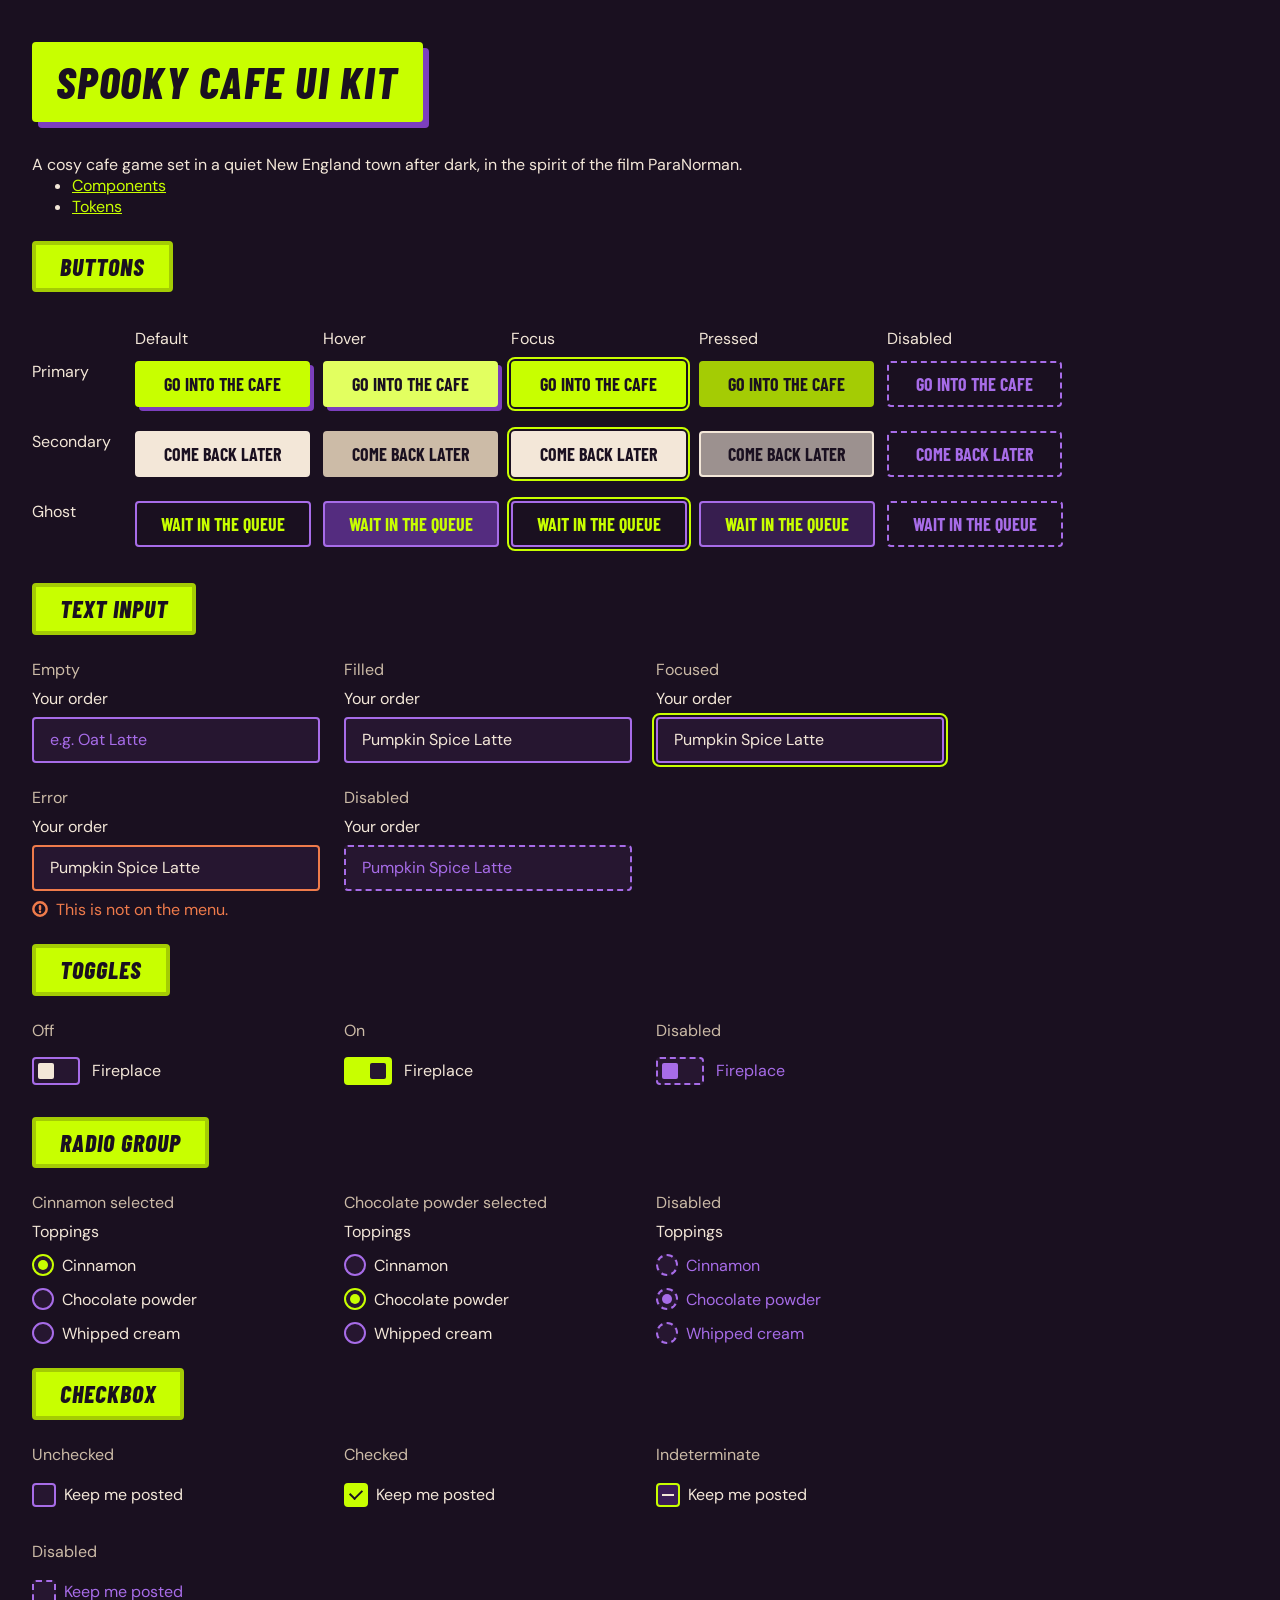
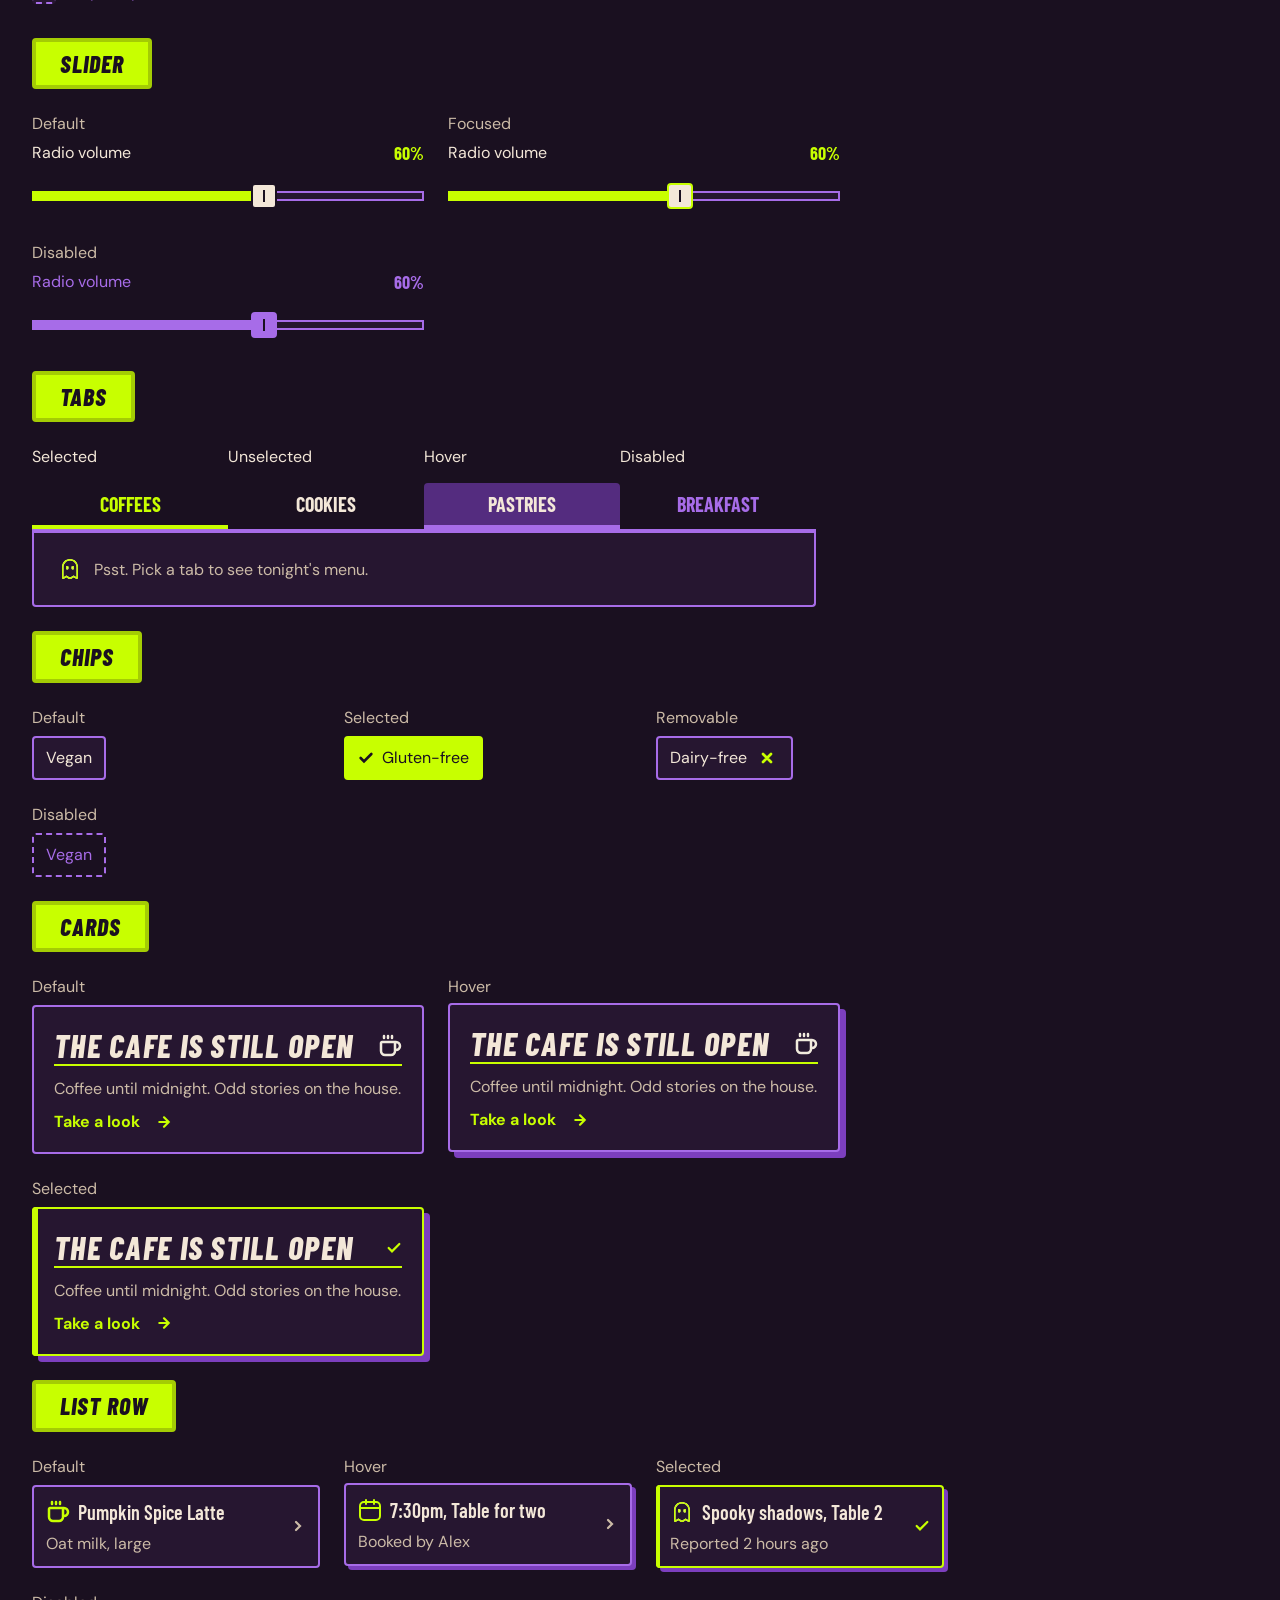
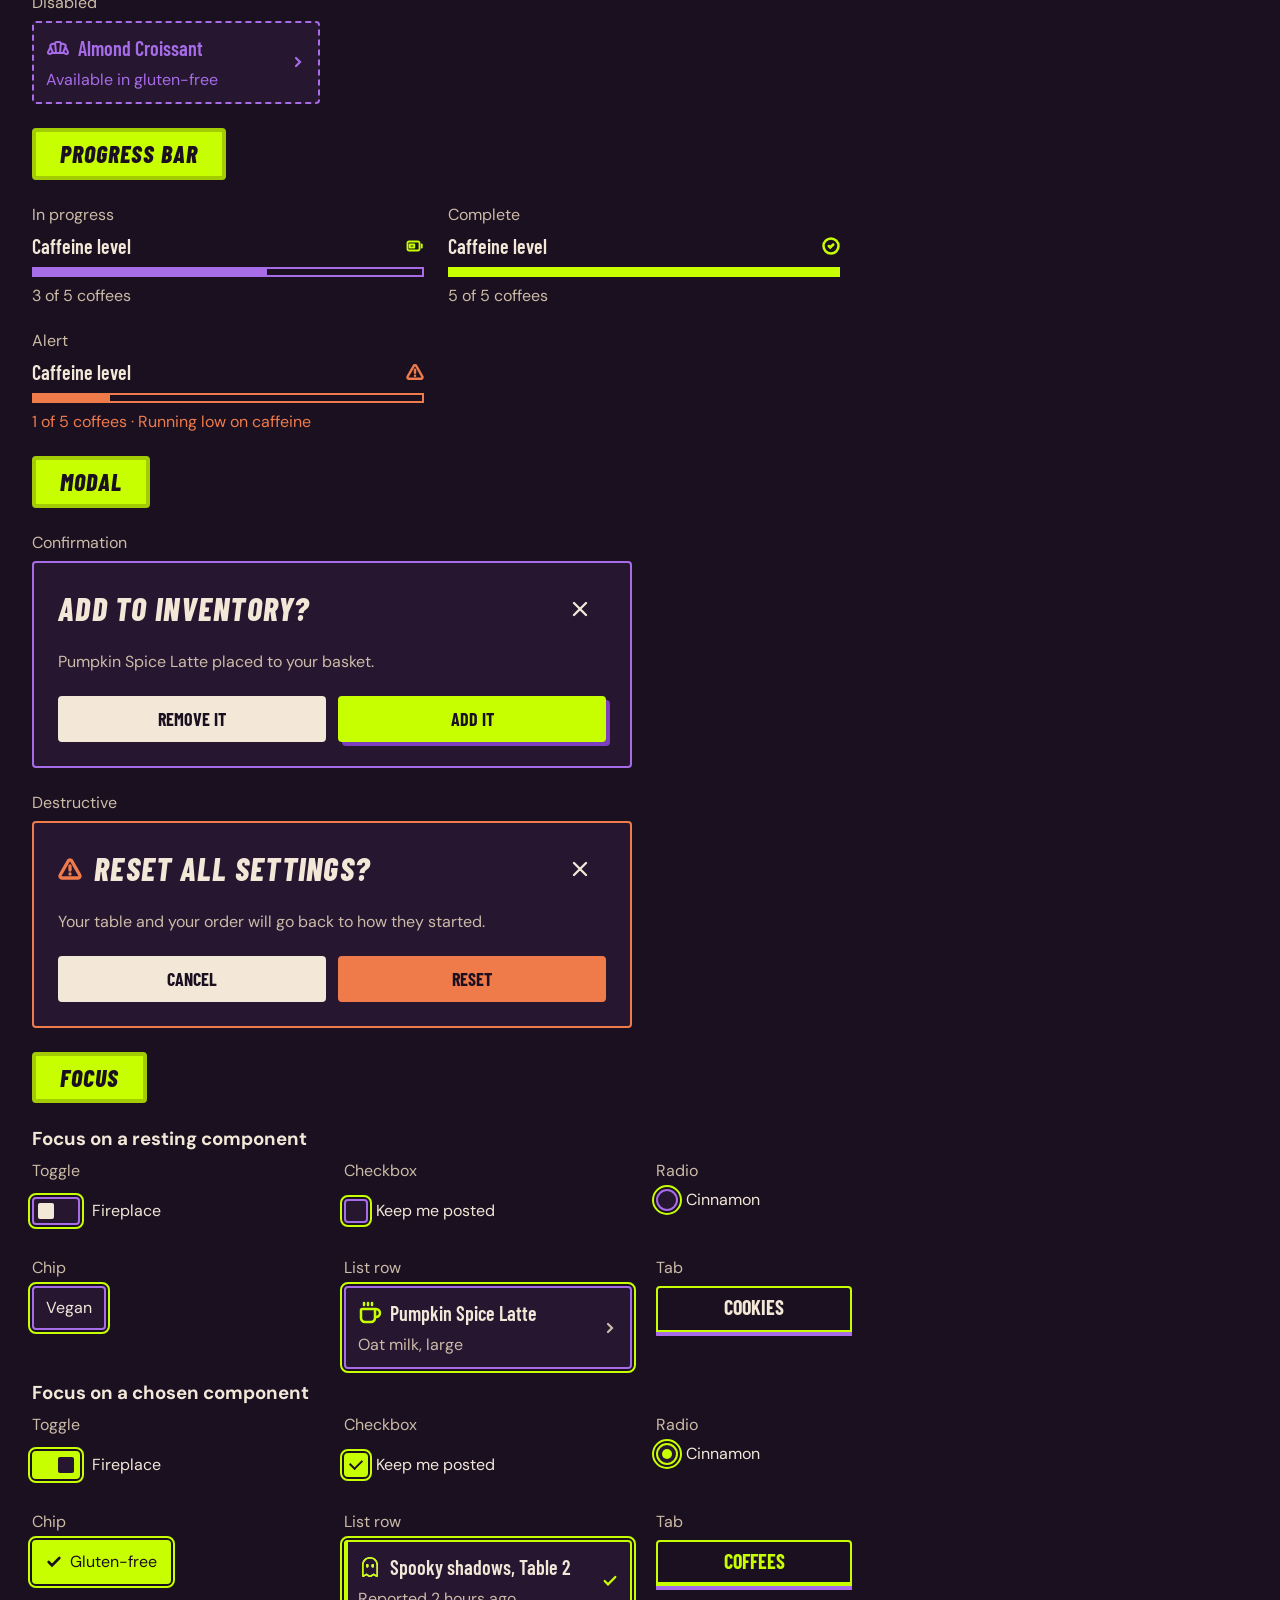
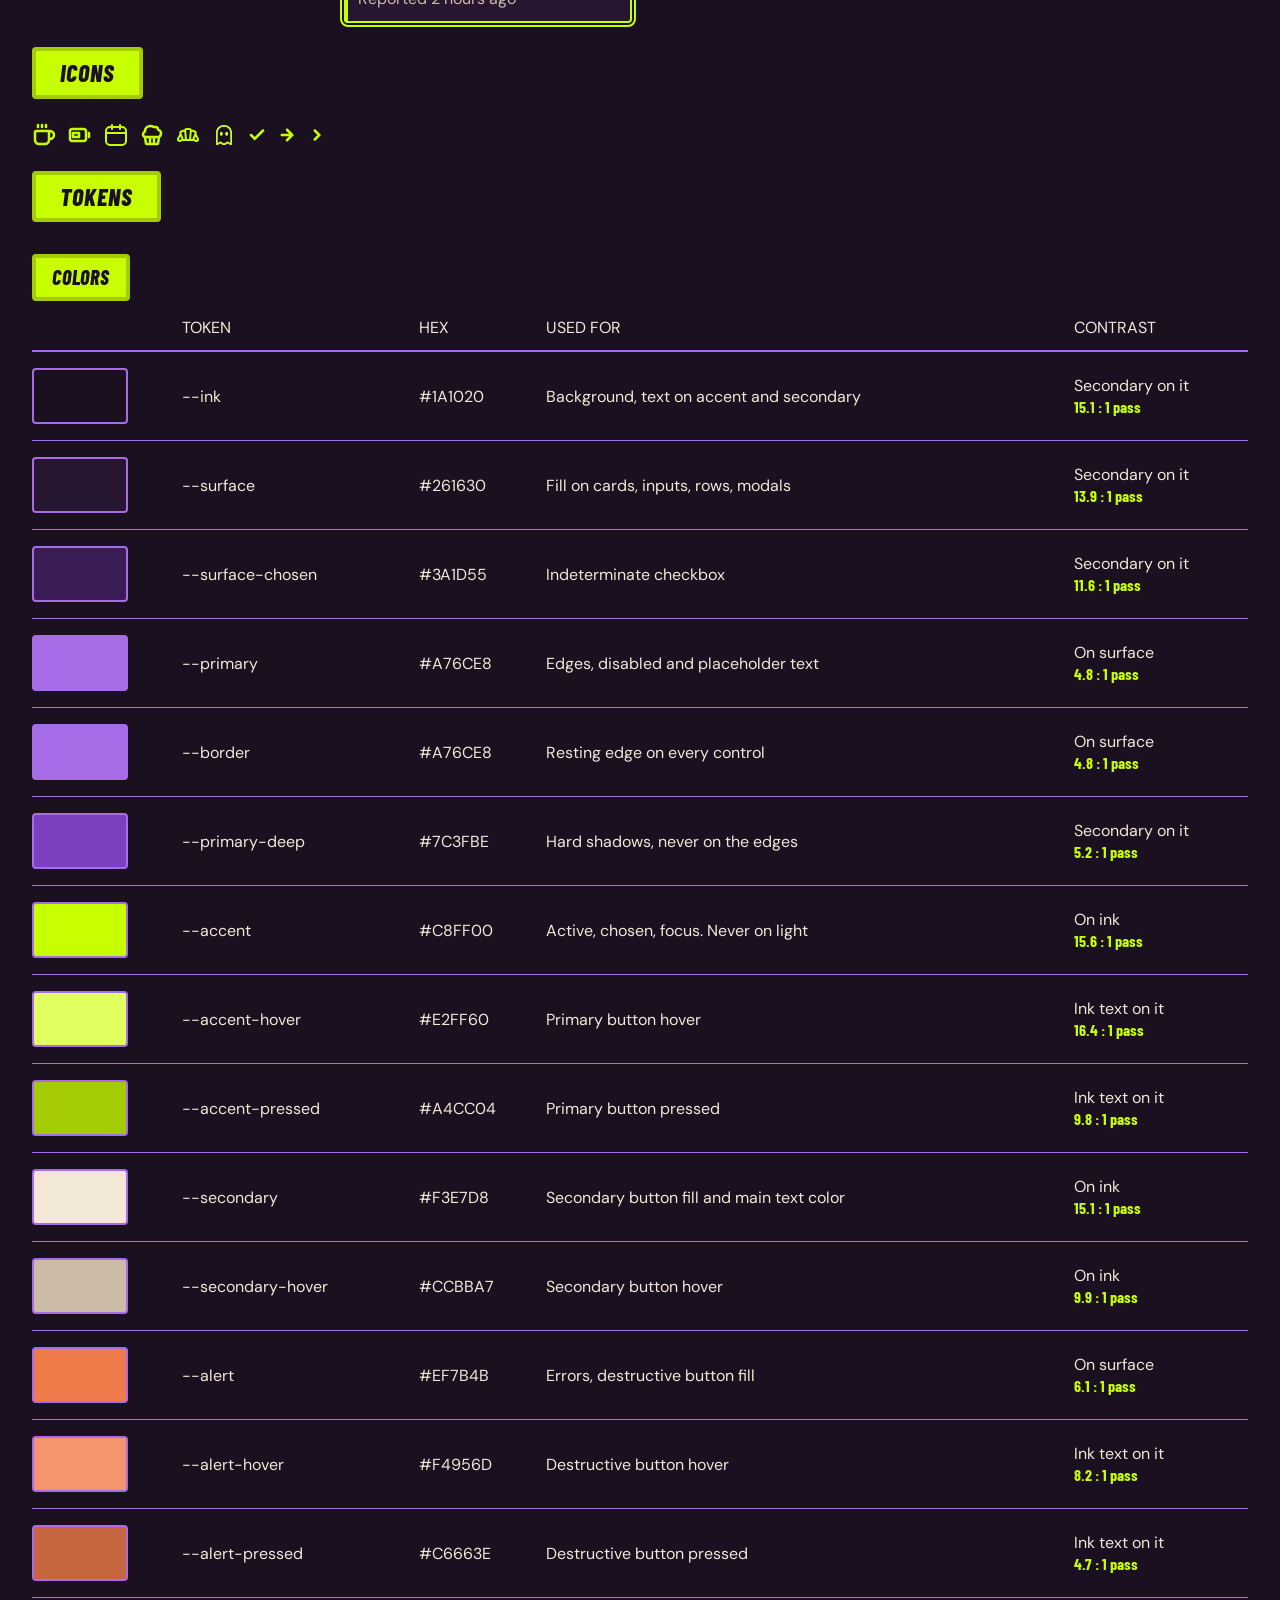
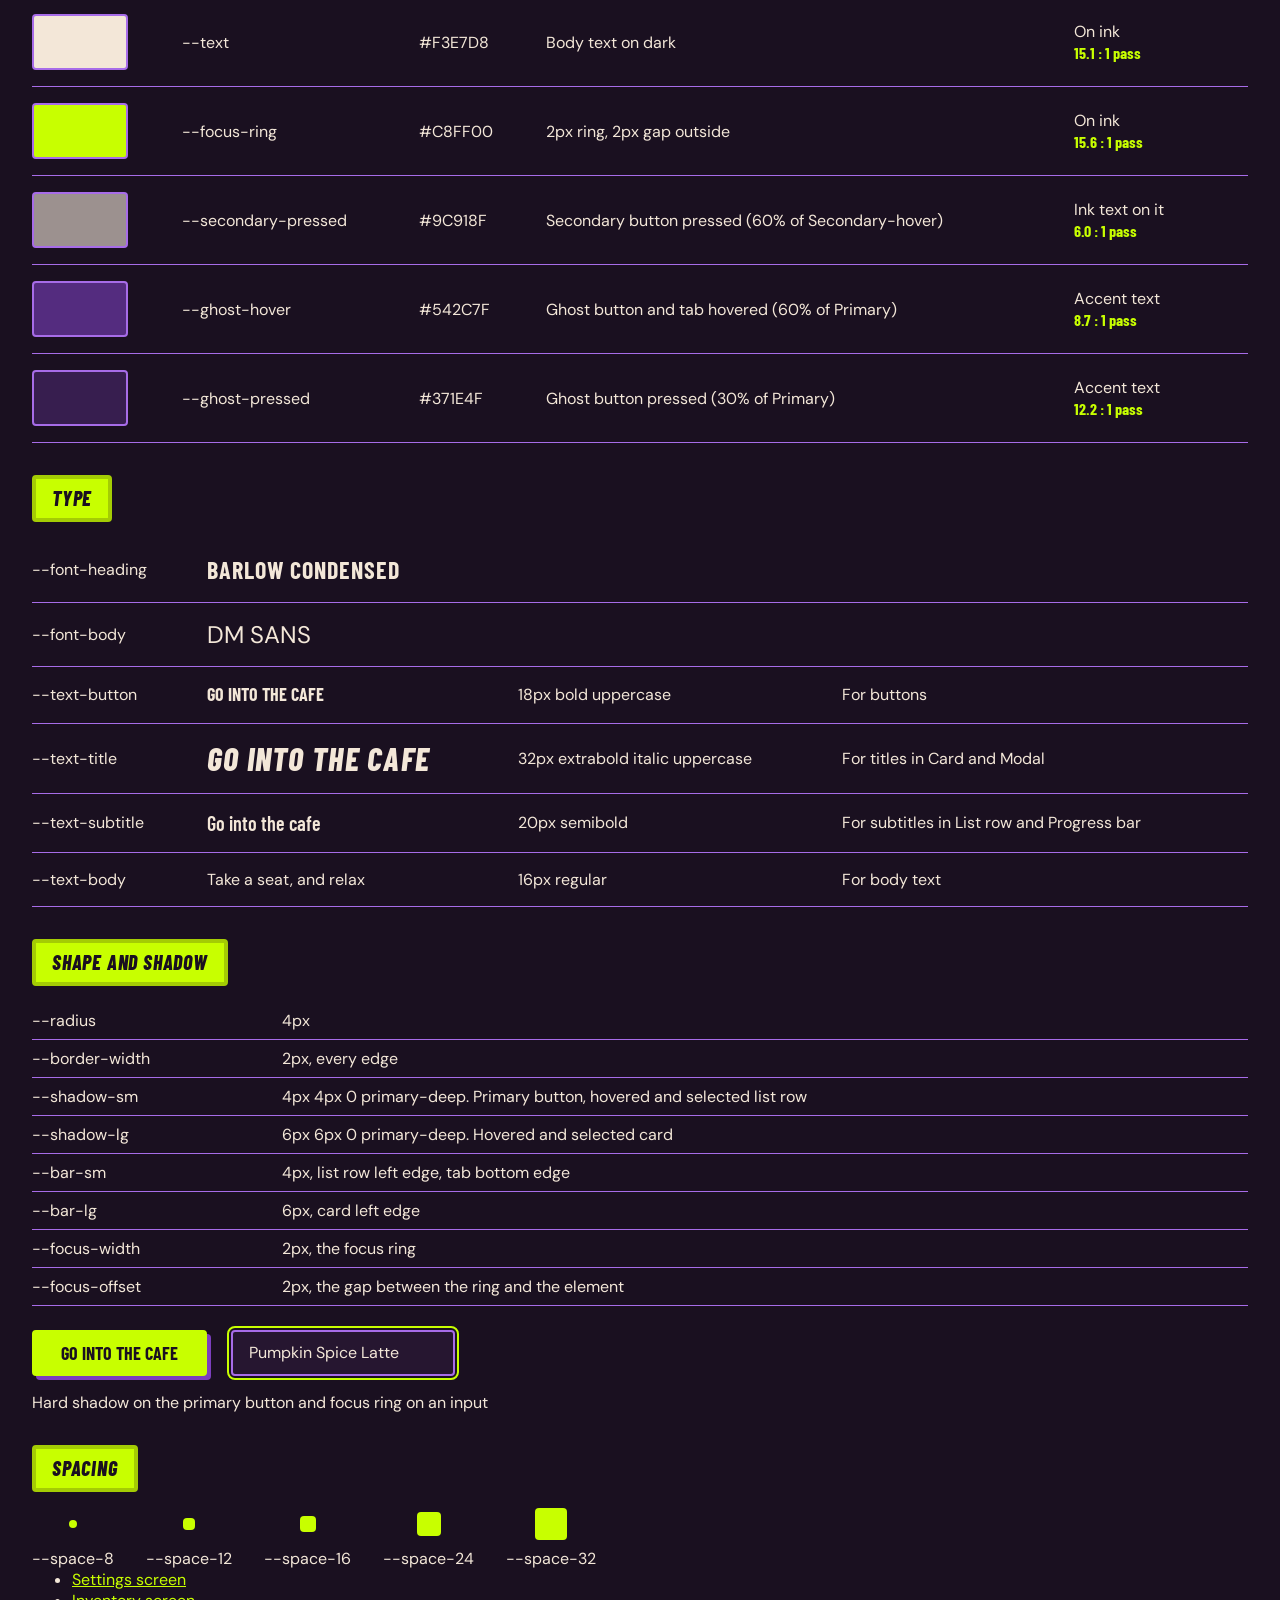
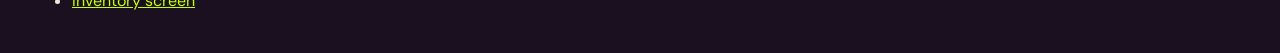
<file: index.html>
<!doctype html>
<html lang="en">
<head>
  <meta charset="utf-8">
  <meta name="viewport" content="width=device-width, initial-scale=1">
  <title>Spooky Cafe UI Kit</title>
  <meta name="description" content="A cosy cafe game set in a quiet New England town after dark, in the spirit of the film ParaNorman.">

  <link rel="preconnect" href="https://fonts.googleapis.com">
  <link rel="preconnect" href="https://fonts.gstatic.com" crossorigin>
  <link rel="stylesheet" href="https://fonts.googleapis.com/css2?family=Barlow+Condensed:ital,wght@0,600;0,700;1,700;1,800&family=DM+Sans:wght@400;600;700&display=swap">

  <link rel="stylesheet" href="css/tokens.css">
  <link rel="stylesheet" href="css/base.css">
  <link rel="stylesheet" href="css/kit.css">
  <link rel="stylesheet" href="css/components/button.css">
  <link rel="stylesheet" href="css/components/input.css">
  <link rel="stylesheet" href="css/components/toggle.css">
  <link rel="stylesheet" href="css/components/radio.css">
  <link rel="stylesheet" href="css/components/checkbox.css">
  <link rel="stylesheet" href="css/components/slider.css">
  <link rel="stylesheet" href="css/components/tabs.css">
  <link rel="stylesheet" href="css/components/chips.css">
  <link rel="stylesheet" href="css/components/card.css">
  <link rel="stylesheet" href="css/components/list-row.css">
  <link rel="stylesheet" href="css/components/progress.css">
  <link rel="stylesheet" href="css/components/modal.css">

  <script src="js/checkbox.js" defer></script>
  <script src="js/slider.js" defer></script>
  <script src="js/tabs.js" defer></script>
  <script src="js/chips.js" defer></script>
  <script src="js/modal.js" defer></script>
  <script src="js/kit.js" defer></script>
</head>
<body>

  <a class="skip-link" href="#main">Skip to content</a>

  <header class="kit-header">
    <h1>Spooky Cafe UI Kit</h1>
    <p>A cosy cafe game set in a quiet New England town after dark, in the spirit of the film ParaNorman.</p>
    <p class="kit-decisions"></p>
    <div class="swatches" aria-hidden="true">
      <span class="swatch" style="background: var(--secondary)"></span>
      <span class="swatch" style="background: var(--accent)"></span>
      <span class="swatch" style="background: var(--primary-deep)"></span>
      <span class="swatch" style="background: var(--alert)"></span>
      <span class="swatch" style="background: var(--ink)"></span>
    </div>
    <nav aria-label="On this page">
      <ul>
        <li><a href="#main">Components</a></li>
        <li><a href="#tokens">Tokens</a></li>
      </ul>
    </nav>
  </header>

  <main id="main">

    <section id="buttons" class="kit-section">
      <h2 class="text-title">Buttons</h2>
      <div class="state-table-wrap" role="region" aria-label="Button states" tabindex="0">
        <table class="state-table">
          <thead>
            <tr>
              <td></td>
              <th scope="col">Default</th>
              <th scope="col">Hover</th>
              <th scope="col">Focus</th>
              <th scope="col">Pressed</th>
              <th scope="col">Disabled</th>
            </tr>
          </thead>
          <tbody>
            <tr>
              <th scope="row">Primary</th>
              <td><button type="button" class="button button-primary">Go into the cafe</button></td>
              <td><button type="button" class="button button-primary is-hover">Go into the cafe</button></td>
              <td><button type="button" class="button button-primary is-focus">Go into the cafe</button></td>
              <td><button type="button" class="button button-primary is-pressed">Go into the cafe</button></td>
              <td><button type="button" class="button button-primary" disabled>Go into the cafe</button></td>
            </tr>
            <tr>
              <th scope="row">Secondary</th>
              <td><button type="button" class="button button-secondary">Come back later</button></td>
              <td><button type="button" class="button button-secondary is-hover">Come back later</button></td>
              <td><button type="button" class="button button-secondary is-focus">Come back later</button></td>
              <td><button type="button" class="button button-secondary is-pressed">Come back later</button></td>
              <td><button type="button" class="button button-secondary" disabled>Come back later</button></td>
            </tr>
            <tr>
              <th scope="row">Ghost</th>
              <td><button type="button" class="button button-ghost">Wait in the queue</button></td>
              <td><button type="button" class="button button-ghost is-hover">Wait in the queue</button></td>
              <td><button type="button" class="button button-ghost is-focus">Wait in the queue</button></td>
              <td><button type="button" class="button button-ghost is-pressed">Wait in the queue</button></td>
              <td><button type="button" class="button button-ghost" disabled>Wait in the queue</button></td>
            </tr>
          </tbody>
        </table>
      </div>
    </section>

    <section id="text-input" class="kit-section">
      <h2 class="text-title">Text input</h2>
      <div class="states">
        <div class="state">
          <p class="state-label">Empty</p>
          <div class="field">
            <label class="field-label" for="input-empty">Your order</label>
            <input class="input" id="input-empty" type="text" placeholder="e.g. Oat Latte">
          </div>
        </div>
        <div class="state">
          <p class="state-label">Filled</p>
          <div class="field">
            <label class="field-label" for="input-filled">Your order</label>
            <input class="input" id="input-filled" type="text" value="Pumpkin Spice Latte">
          </div>
        </div>
        <div class="state">
          <p class="state-label">Focused</p>
          <div class="field">
            <label class="field-label" for="input-focused">Your order</label>
            <input class="input" id="input-focused" type="text" value="Pumpkin Spice Latte">
          </div>
        </div>
        <div class="state">
          <p class="state-label">Error</p>
          <div class="field">
            <label class="field-label" for="input-error">Your order</label>
            <input class="input" id="input-error" type="text" value="Pumpkin Spice Latte" aria-invalid="true" aria-describedby="input-alert-message">
            <p class="alert-message" id="input-alert-message">
                <img src="icons/circle-alert.svg" alt="" width="16" height="16">
              This is not on the menu.</p>
          </div>
        </div>
        <div class="state">
          <p class="state-label">Disabled</p>
          <div class="field">
            <label class="field-label" for="input-disabled">Your order</label>
            <input class="input" id="input-disabled" type="text" value="Pumpkin Spice Latte" disabled>
          </div>
        </div>
      </div>
    </section>

    <section id="toggles" class="kit-section">
      <h2 class="text-title">Toggles</h2>
      <div class="states">
        <div class="state">
          <p class="state-label">Off</p>
          <label class="toggle-field">
            <input class="toggle" type="checkbox" role="switch">
            Fireplace
          </label>
        </div>
        <div class="state">
          <p class="state-label">On</p>
          <label class="toggle-field">
            <input class="toggle" type="checkbox" role="switch" checked>
            Fireplace
          </label>
        </div>
        <div class="state">
          <p class="state-label">Disabled</p>
          <label class="toggle-field">
            <input class="toggle" type="checkbox" role="switch" disabled>
            Fireplace
          </label>
        </div>
      </div>
    </section>

    <section id="radio-group" class="kit-section">
      <h2 class="text-title">Radio group</h2>
      <div class="states">
        <div class="state">
          <p class="state-label">Cinnamon selected</p>
          <fieldset class="radio-group">
            <legend>Toppings</legend>
            <label class="radio-field">
              <input class="radio" type="radio" name="toppings-1" value="cinnamon" checked>
              Cinnamon
            </label>
            <label class="radio-field">
              <input class="radio" type="radio" name="toppings-1" value="chocolate">
              Chocolate powder
            </label>
            <label class="radio-field">
              <input class="radio" type="radio" name="toppings-1" value="cream">
              Whipped cream
            </label>
          </fieldset>
        </div>
        <div class="state">
          <p class="state-label">Chocolate powder selected</p>
          <fieldset class="radio-group">
            <legend>Toppings</legend>
            <label class="radio-field">
              <input class="radio" type="radio" name="toppings-2" value="cinnamon">
              Cinnamon
            </label>
            <label class="radio-field">
              <input class="radio" type="radio" name="toppings-2" value="chocolate" checked>
              Chocolate powder
            </label>
            <label class="radio-field">
              <input class="radio" type="radio" name="toppings-2" value="cream">
              Whipped cream
            </label>
          </fieldset>
        </div>
        <div class="state">
          <p class="state-label">Disabled</p>
          <fieldset class="radio-group" disabled>
            <legend>Toppings</legend>
            <label class="radio-field">
              <input class="radio" type="radio" name="toppings-3" value="cinnamon">
              Cinnamon
            </label>
            <label class="radio-field">
              <input class="radio" type="radio" name="toppings-3" value="chocolate" checked>
              Chocolate powder
            </label>
            <label class="radio-field">
              <input class="radio" type="radio" name="toppings-3" value="cream">
              Whipped cream
            </label>
          </fieldset>
        </div>
      </div>
    </section>

    <section id="checkbox" class="kit-section">
      <h2 class="text-title">Checkbox</h2>
      <div class="states">
        <div class="state">
          <p class="state-label">Unchecked</p>
          <label class="checkbox-field">
            <input class="checkbox" type="checkbox">
            Keep me posted
          </label>
        </div>
        <div class="state">
          <p class="state-label">Checked</p>
          <label class="checkbox-field">
            <input class="checkbox" type="checkbox" checked>
            Keep me posted
          </label>
        </div>
        <div class="state">
          <p class="state-label">Indeterminate</p>
          <label class="checkbox-field">
            <input class="checkbox" id="checkbox-indeterminate" type="checkbox">
            Keep me posted
          </label>
        </div>
        <div class="state">
          <p class="state-label">Disabled</p>
          <label class="checkbox-field">
            <input class="checkbox" type="checkbox" disabled>
            Keep me posted
          </label>
        </div>
      </div>
    </section>

    <section id="slider" class="kit-section">
      <h2 class="text-title">Slider</h2>
      <div class="states">
        <div class="state">
          <p class="state-label">Default</p>
          <div class="field">
            <div class="slider-header">
              <label class="field-label" for="slider-default">Radio volume</label>
              <span class="slider-value" aria-hidden="true">60%</span>
            </div>
            <input class="slider" id="slider-default" type="range" min="0" max="100" value="60" aria-valuetext="60%" style="--value: 60">
          </div>
          </div>
        <div class="state">
          <p class="state-label">Focused</p>
          <div class="field">
            <div class="slider-header">
              <label class="field-label" for="slider-focused">Radio volume</label>
              <span class="slider-value" aria-hidden="true">60%</span>
            </div>
            <input class="slider" id="slider-focused" type="range" min="0" max="100" value="60" aria-valuetext="60%" style="--value: 60">
          </div>
        </div>
        <div class="state">
          <p class="state-label">Disabled</p>
            <div class="field">
              <div class="slider-header">
                <label class="field-label" for="slider-disabled">Radio volume</label>
                <span class="slider-value" aria-hidden="true">60%</span>
              </div>
              <input class="slider" id="slider-disabled" type="range" min="0" max="100" value="60" aria-valuetext="60%" style="--value: 60" disabled>
            </div>
          </div>
        </div>
    </section>

    <section id="tabs" class="kit-section is-teasing">
      <h2 class="text-title">Tabs</h2>
      <!-- One tablist holds all four states, so the labels sit in their own row above it.
           The wrapper scrolls both rows together on narrow screens -->
      <div class="tab-states-wrap" role="region" aria-label="Tab states" tabindex="0">
        <div class="tab-captions" aria-hidden="true">
          <span>Selected</span>
          <span>Unselected</span>
          <span>Hover</span>
          <span>Disabled</span>
        </div>
        <div class="tabs" role="tablist" aria-label="Menu">
          <button class="tab" type="button" role="tab" aria-selected="true" aria-controls="panel-coffees" id="tab-coffees">Coffees</button>
          <button class="tab" type="button" role="tab" aria-selected="false" tabindex="-1" aria-controls="panel-cookies" id="tab-cookies">Cookies</button>
          <button class="tab is-hover" type="button" role="tab" aria-selected="false" tabindex="-1" aria-controls="panel-pastries" id="tab-pastries">Pastries</button>
          <button class="tab" type="button" role="tab" aria-selected="false" tabindex="-1" aria-controls="panel-breakfast" id="tab-breakfast" disabled>Breakfast</button>
        </div>
      </div>

      <div class="tab-panel" role="tabpanel" id="panel-coffees" aria-labelledby="tab-coffees" tabindex="0">
        <p class="menu-teaser">
          <img src="icons/ghost.svg" alt="" width="24" height="24">
          Psst. Pick a tab to see tonight's menu.
        </p>
        <ul class="menu-list">
          <li class="menu-item">
            <img src="icons/coffee-lime.svg" alt="" width="24" height="24">
            <span class="menu-item-text">
              <span class="menu-item-name">Pumpkin Spice Latte</span>
              <span class="menu-item-note">Pumpkin, spice, and everything nice</span>
            </span>
            <span class="menu-item-price">$4.50</span>
          </li>
          <li class="menu-item">
            <img src="icons/coffee-lime.svg" alt="" width="24" height="24">
            <span class="menu-item-text">
              <span class="menu-item-name">Oat Latte</span>
              <span class="menu-item-note">Smooth and velvety</span>
            </span>
            <span class="menu-item-price">$3.80</span>
          </li>
          <li class="menu-item">
            <img src="icons/coffee-lime.svg" alt="" width="24" height="24">
            <span class="menu-item-text">
              <span class="menu-item-name">Black Cat Espresso</span>
              <span class="menu-item-note">Dark and warm</span>
            </span>
            <span class="menu-item-price">$3.20</span>
          </li>
        </ul>
      </div>
      <div class="tab-panel" role="tabpanel" id="panel-cookies" aria-labelledby="tab-cookies" tabindex="0" hidden>
        <ul class="menu-list">
          <li class="menu-item">
            <img src="icons/cupcake.svg" alt="" width="24" height="24">
            <span class="menu-item-text">
              <span class="menu-item-name">Ginger Snaps</span>
              <span class="menu-item-note">Crisp, with a warm kick</span>
            </span>
            <span class="menu-item-price">$2.00</span>
          </li>
          <li class="menu-item">
            <img src="icons/cupcake.svg" alt="" width="24" height="24">
            <span class="menu-item-text">
              <span class="menu-item-name">Oat and Raisin</span>
              <span class="menu-item-note">Soft and chewy</span>
            </span>
            <span class="menu-item-price">$2.20</span>
          </li>
          <li class="menu-item">
            <img src="icons/ghost.svg" alt="" width="24" height="24">
            <span class="menu-item-text">
              <span class="menu-item-name">Ghost Sugar Cookies</span>
              <span class="menu-item-note">Iced white, friendly faces</span>
            </span>
            <span class="menu-item-price">$2.50</span>
          </li>
        </ul>
      </div>
      <div class="tab-panel" role="tabpanel" id="panel-pastries" aria-labelledby="tab-pastries" tabindex="0" hidden>
        <ul class="menu-list">
          <li class="menu-item">
            <img src="icons/pastry-lime.svg" alt="" width="24" height="24">
            <span class="menu-item-text">
              <span class="menu-item-name">Almond Croissant</span>
              <span class="menu-item-note">Flaky, baked under rthe moon light</span>
            </span>
            <span class="menu-item-price">$3.50</span>
          </li>
          <li class="menu-item">
            <img src="icons/pastry-lime.svg" alt="" width="24" height="24">
            <span class="menu-item-text">
              <span class="menu-item-name">Cinnamon Swirl</span>
              <span class="menu-item-note">Sticky glaze on top</span>
            </span>
            <span class="menu-item-price">$3.20</span>
          </li>
          <li class="menu-item">
            <img src="icons/pastry-lime.svg" alt="" width="24" height="24">
            <span class="menu-item-text">
              <span class="menu-item-name">Apple Turnover</span>
              <span class="menu-item-note">Local apples, served warm</span>
            </span>
            <span class="menu-item-price">$3.80</span>
          </li>
        </ul>
      </div>
      <div class="tab-panel" role="tabpanel" id="panel-breakfast" aria-labelledby="tab-breakfast" tabindex="0" hidden>
        <ul class="menu-list">
          <li class="menu-item">
            <img src="icons/calendar.svg" alt="" width="24" height="24">
            <span class="menu-item-text">
              <span class="menu-item-name">Porridge with Maple</span>
              <span class="menu-item-note">Vermont maple syrup</span>
            </span>
            <span class="menu-item-price">$5.50</span>
          </li>
          <li class="menu-item">
            <img src="icons/calendar.svg" alt="" width="24" height="24">
            <span class="menu-item-text">
              <span class="menu-item-name">Eggs on Toast</span>
              <span class="menu-item-note">Two eggs, sourdough</span>
            </span>
            <span class="menu-item-price">$6.00</span>
          </li>
        </ul>
      </div>
    </section>

    <section id="chips" class="kit-section">
      <h2 class="text-title">Chips</h2>
      <div class="states">
        <div class="state">
          <p class="state-label">Default</p>
          <button class="chip" type="button" aria-pressed="false">
            <img  class="chip-check" src="icons/check.svg" alt="" width="16" height="16">
            Vegan</button>
        </div>
        <div class="state">
          <p class="state-label">Selected</p>
          <button class="chip" type="button" aria-pressed="true">
            <img class="chip-check" src="icons/check.svg" alt="" width="16" height="16">
            Gluten-free</button>
        </div>
        <div class="state">
          <p class="state-label">Removable</p>
          <span class="chip">
            Dairy-free
            <button class="chip-remove" type="button" aria-label="Remove Dairy-free">
              <img src="icons/x.svg" alt="" width="16" height="16">
            </button>
          </span>
        </div>
        <div class="state">
          <p class="state-label">Disabled</p>
          <button class="chip" type="button" aria-pressed="false" disabled>Vegan</button>
        </div>
      </div>
    </section>

    <section id="cards" class="kit-section">
      <h2 class="text-title">Cards</h2>
      <div class="states">
        <div class="state">
          <p class="state-label">Default</p>
          <div class="card">
            <div class="card-header">
              <h3 class="card-title text-title">The cafe is still open</h3>
              <img class="card-icon" src="icons/coffee.svg" alt="" width="24" height="24">
              <img class="card-check" src="icons/check-lime.svg" alt="" width="16" height="16">
            </div>
            <p class="card-text">Coffee until midnight. Odd stories on the house.</p>
            <a class="card-cta" href="#cards">
              Take a look<span class="visually-hidden">: the cafe is still open</span>
              <img src="icons/arrow-right.svg" alt="" width="16" height="16">
            </a>
          </div>
        </div>
        <div class="state">
          <p class="state-label">Hover</p>
          <div class="card is-hover">
            <div class="card-header">
              <h3 class="card-title text-title">The cafe is still open</h3>
              <img class="card-icon" src="icons/coffee.svg" alt="" width="24" height="24">
              <img class="card-check" src="icons/check-lime.svg" alt="" width="16" height="16">
            </div>
            <p class="card-text">Coffee until midnight. Odd stories on the house.</p>
            <a class="card-cta" href="#cards">
              Take a look<span class="visually-hidden">: the cafe is still open</span>
              <img src="icons/arrow-right.svg" alt="" width="16" height="16">
            </a>
          </div>
        </div>
        <div class="state">
          <p class="state-label">Selected</p>
          <div class="card is-selected">
            <div class="card-header">
              <h3 class="card-title text-title">The cafe is still open</h3>
              <img class="card-icon" src="icons/coffee.svg" alt="" width="24" height="24">
              <img class="card-check" src="icons/check-lime.svg" alt="" width="16" height="16">
            </div>
            <p class="card-text">Coffee until midnight. Odd stories on the house.</p>
            <a class="card-cta" href="#cards">
              Take a look<span class="visually-hidden">: the cafe is still open</span>
              <img src="icons/arrow-right.svg" alt="" width="16" height="16">
            </a>
          </div>
        </div>
      </div>
    </section>

    <section id="list-row" class="kit-section">
      <h2 class="text-title">List row</h2>
      <div class="states">
        <div class="state">
          <p class="state-label">Default</p>
          <button class="list-row" type="button" aria-pressed="false">
            <span class="list-row-content">
              <span class="list-row-header">
                <img class="list-row-icon" src="icons/coffee-lime.svg" alt="" width="24" height="24">
                <span class="list-row-title">Pumpkin Spice Latte</span>
              </span>
              <span class="list-row-text">Oat milk, large</span>
            </span>
            <img class="list-row-check" src="icons/check-lime.svg" alt="" width="16" height="16">
            <img class="list-row-chevron" src="icons/chevron-right.svg" alt="" width="16" height="16">
          </button>
        </div>
        <div class="state">
          <p class="state-label">Hover</p>
          <button class="list-row is-hover" type="button" aria-pressed="false">
            <span class="list-row-content">
              <span class="list-row-header">
                <img class="list-row-icon" src="icons/calendar.svg" alt="" width="24" height="24">
                <span class="list-row-title">7:30pm, Table for two</span>
              </span>
              <span class="list-row-text">Booked by Alex</span>
            </span>
            <img class="list-row-check" src="icons/check-lime.svg" alt="" width="16" height="16">
            <img class="list-row-chevron" src="icons/chevron-right.svg" alt="" width="16" height="16">
          </button>
        </div>
        <div class="state">
          <p class="state-label">Selected</p>
          <button class="list-row" type="button" aria-pressed="true">
            <span class="list-row-content">
              <span class="list-row-header">
                <img class="list-row-icon" src="icons/ghost.svg" alt="" width="24" height="24">
                <span class="list-row-title">Spooky shadows, Table 2</span>
              </span>
              <span class="list-row-text">Reported 2 hours ago</span>
            </span>
            <img class="list-row-check" src="icons/check-lime.svg" alt="" width="16" height="16">
            <img class="list-row-chevron" src="icons/chevron-right.svg" alt="" width="16" height="16">
          </button>
        </div>
        <div class="state">
          <p class="state-label">Disabled</p>
          <button class="list-row" type="button" aria-pressed="false" disabled>
            <span class="list-row-content">
              <span class="list-row-header">
                <img class="list-row-icon" src="icons/pastry.svg" alt="" width="24" height="24">
                <span class="list-row-title">Almond Croissant</span>
              </span>
              <span class="list-row-text">Available in gluten-free</span>
            </span>
            <img class="list-row-check" src="icons/check-lime.svg" alt="" width="16" height="16">
            <img class="list-row-chevron" src="icons/chevron-right-purple.svg" alt="" width="16" height="16">
          </button>
        </div>
      </div>
    </section>

    <section id="progress-bar" class="kit-section">
      <h2 class="text-title">Progress bar</h2>
      <div class="states">
        <div class="state">
          <p class="state-label">In progress</p>
          <div class="field">
            <div class="progress-bar-header">
              <label class="field-label" for="progress-bar-in-progress">Caffeine level</label>
              <img class="progress-bar-icon" src="icons/battery.svg" alt="" width="18" height="18">
            </div>
            <progress class="progress-bar" id="progress-bar-in-progress" value="3" max="5" aria-valuetext="3 of 5 coffees">3 of 5 coffees</progress>
            <span class="progress-bar-value" aria-hidden="true">3 of 5 coffees</span>
          </div>
        </div>
        <div class="state">
          <p class="state-label">Complete</p>
          <div class="field">
            <div class="progress-bar-header">
              <label class="field-label" for="progress-bar-complete">Caffeine level</label>
              <img class="progress-bar-icon" src="icons/circle-check.svg" alt="" width="18" height="18">
            </div>
            <progress class="progress-bar is-complete" id="progress-bar-complete" value="5" max="5" aria-valuetext="5 of 5 coffees">5 of 5 coffees</progress>
            <span class="progress-bar-value" aria-hidden="true">5 of 5 coffees</span>
          </div>        
        </div>
        <div class="state">
          <p class="state-label">Alert</p>
          <div class="field">
            <div class="progress-bar-header">
              <label class="field-label" for="progress-bar-alert">Caffeine level</label>
              <img class="progress-bar-icon" src="icons/triangle-alert.svg" alt="" width="18" height="18">
            </div>
            <progress class="progress-bar is-alert" id="progress-bar-alert" value="1" max="5" aria-valuetext="1 of 5 coffees. Running low on caffeine">1 of 5 coffees</progress>
            <span class="progress-bar-value" aria-hidden="true">1 of 5 coffees · Running low on caffeine</span>
          </div>
        </div>
      </div>
    </section>

    <section id="modal" class="kit-section">
      <h2 class="text-title">Modal</h2>
      <div class="states">
        <div class="state">
          <p class="state-label">Confirmation</p>
          <div class="modal">
            <div class="modal-header">
              <h3 class="modal-title text-title">Add to inventory?</h3>
              <button type="button" class="modal-close" aria-label="Close">
                <img src="icons/x-cream.svg" alt="" width="24" height="24">
              </button>
            </div>
            <p class="modal-text">Pumpkin Spice Latte placed to your basket.</p>
            <div class="modal-buttons">
              <button type="button" class="button button-secondary">Remove it</button>
              <button type="button" class="button button-primary">Add it</button>
            </div>
          </div>
        </div>
        <div class="state">
          <p class="state-label">Destructive</p>
          <div class="modal destructive">
            <div class="modal-header">
              <div class="modal-header-w-icon">
                <img class="modal-icon" src="icons/triangle-alert.svg" alt="" width="24" height="24">
                <h3 class="modal-title text-title">Reset all settings?</h3>
              </div>
              <button type="button" class="modal-close" aria-label="Close">
                <img src="icons/x-cream.svg" alt="" width="24" height="24">
              </button>
            </div>
            <p class="modal-text">Your table and your order will go back to how they started.</p>
            <div class="modal-buttons">
              <button type="button" class="button button-secondary">Cancel</button>
              <button type="button" class="button button-alert">Reset</button>
            </div>
          </div>
        </div>
      </div>
    </section>

    <section id="focus" class="kit-section">
      <h2 class="text-title">Focus</h2>
      <div class="variant">
        <h3>Focus on a resting component</h3>
        <div class="states">
          <div class="state">
            <p class="state-label">Toggle</p>
            <label class="toggle-field">
              <input class="toggle is-focus" type="checkbox" role="switch">
              Fireplace
            </label>
          </div>
          <div class="state">
            <p class="state-label">Checkbox</p>
            <label class="checkbox-field">
            <input class="checkbox is-focus" type="checkbox">
            Keep me posted
          </label>
          </div>
          <div class="state">
            <p class="state-label">Radio</p>
            <label class="radio-field">
              <input class="radio is-focus" type="radio" name="toppings-4" value="cinnamon">
              Cinnamon
            </label>
          </div>
          <div class="state">
            <p class="state-label">Chip</p>
            <button class="chip is-focus" type="button" aria-pressed="false">
            <img  class="chip-check" src="icons/check.svg" alt="" width="16" height="16">
            Vegan</button>
          </div>
          <div class="state">
            <p class="state-label">List row</p>
            <button class="list-row is-focus" type="button" aria-pressed="false">
            <span class="list-row-content">
              <span class="list-row-header">
                <img class="list-row-icon" src="icons/coffee-lime.svg" alt="" width="24" height="24">
                <span class="list-row-title">Pumpkin Spice Latte</span>
              </span>
              <span class="list-row-text">Oat milk, large</span>
            </span>
            <img class="list-row-check" src="icons/check-lime.svg" alt="" width="16" height="16">
            <img class="list-row-chevron" src="icons/chevron-right.svg" alt="" width="16" height="16">
          </button>
          </div>
          <div class="state">
            <p class="state-label">Tab</p>
            <div class="tabs" role="tablist" aria-label="Menu">
              <button class="tab is-focus" type="button" role="tab" aria-selected="false">Cookies</button>
            </div>
          </div>
        </div>
      </div>
      <div class="variant">
        <h3>Focus on a chosen component</h3>
        <div class="states">
          <div class="state">
            <p class="state-label">Toggle</p>
            <label class="toggle-field">
            <input class="toggle is-focus" type="checkbox" role="switch" checked>
            Fireplace
          </label>
          </div>
          <div class="state">
            <p class="state-label">Checkbox</p>
            <label class="checkbox-field">
            <input class="checkbox is-focus" type="checkbox" checked>
            Keep me posted
          </label>
          </div>
          <div class="state">
            <p class="state-label">Radio</p>
            <label class="radio-field">
              <input class="radio is-focus" type="radio" name="toppings-4" value="cinnamon" checked>
              Cinnamon
            </label>
          </div>
          <div class="state">
            <p class="state-label">Chip</p>
            <button class="chip is-focus" type="button" aria-pressed="true">
            <img class="chip-check" src="icons/check.svg" alt="" width="16" height="16">
            Gluten-free</button>
          </div>
          <div class="state">
            <p class="state-label">List row</p>
            <button class="list-row is-focus" type="button" aria-pressed="true">
            <span class="list-row-content">
              <span class="list-row-header">
                <img class="list-row-icon" src="icons/ghost.svg" alt="" width="24" height="24">
                <span class="list-row-title">Spooky shadows, Table 2</span>
              </span>
              <span class="list-row-text">Reported 2 hours ago</span>
            </span>
            <img class="list-row-check" src="icons/check-lime.svg" alt="" width="16" height="16">
            <img class="list-row-chevron" src="icons/chevron-right.svg" alt="" width="16" height="16">
          </button>
          </div>
          <div class="state">
            <p class="state-label">Tab</p>
            <div class="tabs" role="tablist" aria-label="Menu">
              <button class="tab is-focus" type="button" role="tab" aria-selected="true">Coffees</button>
            </div>
          </div>
        </div>
      </div>
    </section>

    <section id="icons" class="kit-section">
      <h2 class="text-title">Icons</h2>
      <ul class="icon-list">
        <li>
          <img src="icons/coffee-lime.svg" alt="Coffee" width="24" height="24">
        </li>
        <li>
          <img src="icons/battery.svg" alt="Battery" width="24" height="24">
        </li>
        <li>
          <img src="icons/calendar.svg" alt="Calendar" width="24" height="24">
        </li>
        <li>
          <img src="icons/cupcake.svg" alt="Cupcake" width="24" height="24">
        </li>
        <li>
          <img src="icons/pastry-lime.svg" alt="Pastry" width="24" height="24">
        </li>
        <li>
          <img src="icons/ghost.svg" alt="Ghost" width="24" height="24">
        </li>
        <li>
          <img src="icons/check-lime.svg" alt="Check" width="18" height="18">
        </li>
        <li>
          <img src="icons/arrow-right.svg" alt="Arrow right" width="18" height="18">
        </li>
        <li>
          <img src="icons/chevron-right-lime.svg" alt="Chevron right" width="18" height="18">
        </li>
      </ul>
    </section>

    <section id="tokens" class="kit-section">
      <h2 class="text-title">Tokens</h2>

      <div class="token-group">
        <h3>Colors</h3>
        <div class="token-table-wrap">
          <table class="token-table">
            <thead>
              <tr>
                <td></td>
                <th scope="col">Token</th>
                <th scope="col">Hex</th>
                <th scope="col">Used for</th>
                <th scope="col">Contrast</th>
              </tr>
            </thead>
            <tbody>
              <tr>
                <td><span class="token-swatch" style="background: var(--ink)"></span></td>
                <th scope="row">--ink</th>
                <td>#1A1020</td>
                <td>Background, text on accent and secondary</td>
                <td>Secondary on it <span class="token-result">15.1 : 1 pass</span></td>
              </tr>
              <tr>
                <td><span class="token-swatch" style="background: var(--surface)"></span></td>
                <th scope="row">--surface</th>
                <td>#261630</td>
                <td>Fill on cards, inputs, rows, modals</td>
                <td>Secondary on it <span class="token-result">13.9 : 1 pass</span></td>
              </tr>
              <tr>
                <td><span class="token-swatch" style="background: var(--surface-chosen)"></span></td>
                <th scope="row">--surface-chosen</th>
                <td>#3A1D55</td>
                <td>Indeterminate checkbox</td>
                <td>Secondary on it <span class="token-result">11.6 : 1 pass</span></td>
              </tr>
              <tr>
                <td><span class="token-swatch" style="background: var(--primary)"></span></td>
                <th scope="row">--primary</th>
                <td>#A76CE8</td>
                <td>Edges, disabled and placeholder text</td>
                <td>On surface <span class="token-result">4.8 : 1 pass</span></td>
              </tr>
              <tr>
                <td><span class="token-swatch" style="background: var(--border)"></span></td>
                <th scope="row">--border</th>
                <td>#A76CE8</td>
                <td>Resting edge on every control</td>
                <td>On surface <span class="token-result">4.8 : 1 pass</span></td>
              </tr>
              <tr>
                <td><span class="token-swatch" style="background: var(--primary-deep)"></span></td>
                <th scope="row">--primary-deep</th>
                <td>#7C3FBE</td>
                <td>Hard shadows, never on the edges</td>
                <td>Secondary on it <span class="token-result">5.2 : 1 pass</span></td>
              </tr>
              <tr>
                <td><span class="token-swatch" style="background: var(--accent)"></span></td>
                <th scope="row">--accent</th>
                <td>#C8FF00</td>
                <td>Active, chosen, focus. Never on light</td>
                <td>On ink <span class="token-result">15.6 : 1 pass</span></td>
              </tr>
              <tr>
                <td><span class="token-swatch" style="background: var(--accent-hover)"></span></td>
                <th scope="row">--accent-hover</th>
                <td>#E2FF60</td>
                <td>Primary button hover</td>
                <td>Ink text on it <span class="token-result">16.4 : 1 pass</span></td>
              </tr>
              <tr>
                <td><span class="token-swatch" style="background: var(--accent-pressed)"></span></td>
                <th scope="row">--accent-pressed</th>
                <td>#A4CC04</td>
                <td>Primary button pressed</td>
                <td>Ink text on it <span class="token-result">9.8 : 1 pass</span></td>
              </tr>
              <tr>
                <td><span class="token-swatch" style="background: var(--secondary)"></span></td>
                <th scope="row">--secondary</th>
                <td>#F3E7D8</td>
                <td>Secondary button fill and main text color</td>
                <td>On ink <span class="token-result">15.1 : 1 pass</span></td>
              </tr>
              <tr>
                <td><span class="token-swatch" style="background: var(--secondary-hover)"></span></td>
                <th scope="row">--secondary-hover</th>
                <td>#CCBBA7</td>
                <td>Secondary button hover</td>
                <td>On ink <span class="token-result">9.9 : 1 pass</span></td>
              </tr>
              <tr>
                <td><span class="token-swatch" style="background: var(--alert)"></span></td>
                <th scope="row">--alert</th>
                <td>#EF7B4B</td>
                <td>Errors, destructive button fill</td>
                <td>On surface <span class="token-result">6.1 : 1 pass</span></td>
              </tr>
              <tr>
                <td><span class="token-swatch" style="background: var(--alert-hover)"></span></td>
                <th scope="row">--alert-hover</th>
                <td>#F4956D</td>
                <td>Destructive button hover</td>
                <td>Ink text on it <span class="token-result">8.2 : 1 pass</span></td>
              </tr>
              <tr>
                <td><span class="token-swatch" style="background: var(--alert-pressed)"></span></td>
                <th scope="row">--alert-pressed</th>
                <td>#C6663E</td>
                <td>Destructive button pressed</td>
                <td>Ink text on it <span class="token-result">4.7 : 1 pass</span></td>
              </tr>
              <tr>
                <td><span class="token-swatch" style="background: var(--text)"></span></td>
                <th scope="row">--text</th>
                <td>#F3E7D8</td>
                <td>Body text on dark</td>
                <td>On ink <span class="token-result">15.1 : 1 pass</span></td>
              </tr>
              <tr>
                <td><span class="token-swatch" style="background: var(--focus-ring)"></span></td>
                <th scope="row">--focus-ring</th>
                <td>#C8FF00</td>
                <td>2px ring, 2px gap outside</td>
                <td>On ink <span class="token-result">15.6 : 1 pass</span></td>
              </tr>
              <tr>
                <td><span class="token-swatch" style="background: var(--secondary-pressed)"></span></td>
                <th scope="row">--secondary-pressed</th>
                <td>#9C918F</td>
                <td>Secondary button pressed (60% of Secondary-hover)</td>
                <td>Ink text on it <span class="token-result">6.0 : 1 pass</span></td>
              </tr>
              <tr>
                <td><span class="token-swatch" style="background: var(--ghost-hover)"></span></td>
                <th scope="row">--ghost-hover</th>
                <td>#542C7F</td>
                <td>Ghost button and tab hovered (60% of Primary)</td>
                <td>Accent text <span class="token-result">8.7 : 1 pass</span></td>
              </tr>
              <tr>
                <td><span class="token-swatch" style="background: var(--ghost-pressed)"></span></td>
                <th scope="row">--ghost-pressed</th>
                <td>#371E4F</td>
                <td>Ghost button pressed (30% of Primary)</td>
                <td>Accent text <span class="token-result">12.2 : 1 pass</span></td>
              </tr>
            </tbody>
          </table>
        </div>
      </div>

      <div class="token-group">
        <h3>Type</h3>
        <div class="token-table-wrap">
          <table class="token-table">
            <tbody>
              <tr>
                <th scope="row">--font-heading</th>
                <td colspan="3"><span class="type-sample-heading">Barlow Condensed</span></td>
              </tr>
              <tr>
                <th scope="row">--font-body</th>
                <td colspan="3"><span class="type-sample-body">DM Sans</span></td>
              </tr>
              <tr>
                <th scope="row">--text-button</th>
                <td><span class="type-sample-button">Go into the cafe</span></td>
                <td>18px bold uppercase</td>
                <td>For buttons</td>
              </tr>
              <tr>
                <th scope="row">--text-title</th>
                <td><span class="text-title">Go into the cafe</span></td>
                <td>32px extrabold italic uppercase</td>
                <td>For titles in Card and Modal</td>
              </tr>
              <tr>
                <th scope="row">--text-subtitle</th>
                <td><span class="text-subtitle">Go into the cafe</span></td>
                <td>20px semibold</td>
                <td>For subtitles in List row and Progress bar</td>
              </tr>
              <tr>
                <th scope="row">--text-body</th>
                <td><span class="text-body">Take a seat, and relax</span></td>
                <td>16px regular</td>
                <td>For body text</td>
              </tr>
            </tbody>
          </table>
        </div>
      </div>

      <div class="token-group">
        <h3>Shape and shadow</h3>
        <div class="token-table-wrap">
          <table class="token-table token-table-compact">
            <tbody>
              <tr>
                <th scope="row">--radius</th>
                <td>4px</td>
              </tr>
              <tr>
                <th scope="row">--border-width</th>
                <td>2px, every edge</td>
              </tr>
              <tr>
                <th scope="row">--shadow-sm</th>
                <td>4px 4px 0 primary-deep. Primary button, hovered and selected list row</td>
              </tr>
              <tr>
                <th scope="row">--shadow-lg</th>
                <td>6px 6px 0 primary-deep. Hovered and selected card</td>
              </tr>
              <tr>
                <th scope="row">--bar-sm</th>
                <td>4px, list row left edge, tab bottom edge</td>
              </tr>
              <tr>
                <th scope="row">--bar-lg</th>
                <td>6px, card left edge</td>
              </tr>
              <tr>
                <th scope="row">--focus-width</th>
                <td>2px, the focus ring</td>
              </tr>
              <tr>
                <th scope="row">--focus-offset</th>
                <td>2px, the gap between the ring and the element</td>
              </tr>
            </tbody>
          </table>
        </div>
        <div class="token-demo">
          <button type="button" class="button button-primary">Go into the cafe</button>
          <input class="input is-focus" type="text" value="Pumpkin Spice Latte" aria-label="Your order">
        </div>
        <p class="token-caption">Hard shadow on the primary button and focus ring on an input</p>
      </div>

      <div class="token-group">
        <h3>Spacing</h3>
        <ul class="spacing-list">
          <li><span class="spacing-swatch" style="--size: var(--space-8)"></span>--space-8</li>
          <li><span class="spacing-swatch" style="--size: var(--space-12)"></span>--space-12</li>
          <li><span class="spacing-swatch" style="--size: var(--space-16)"></span>--space-16</li>
          <li><span class="spacing-swatch" style="--size: var(--space-24)"></span>--space-24</li>
          <li><span class="spacing-swatch" style="--size: var(--space-32)"></span>--space-32</li>
        </ul>
      </div>
    </section>

  </main>

  <footer class="kit-footer">
    <nav aria-label="Game screens">
      <ul>
        <li><a href="screens/settings.html">Settings screen</a></li>
        <li><a href="screens/inventory.html">Inventory screen</a></li>
      </ul>
    </nav>
  </footer>
</body>
</html>
</file>
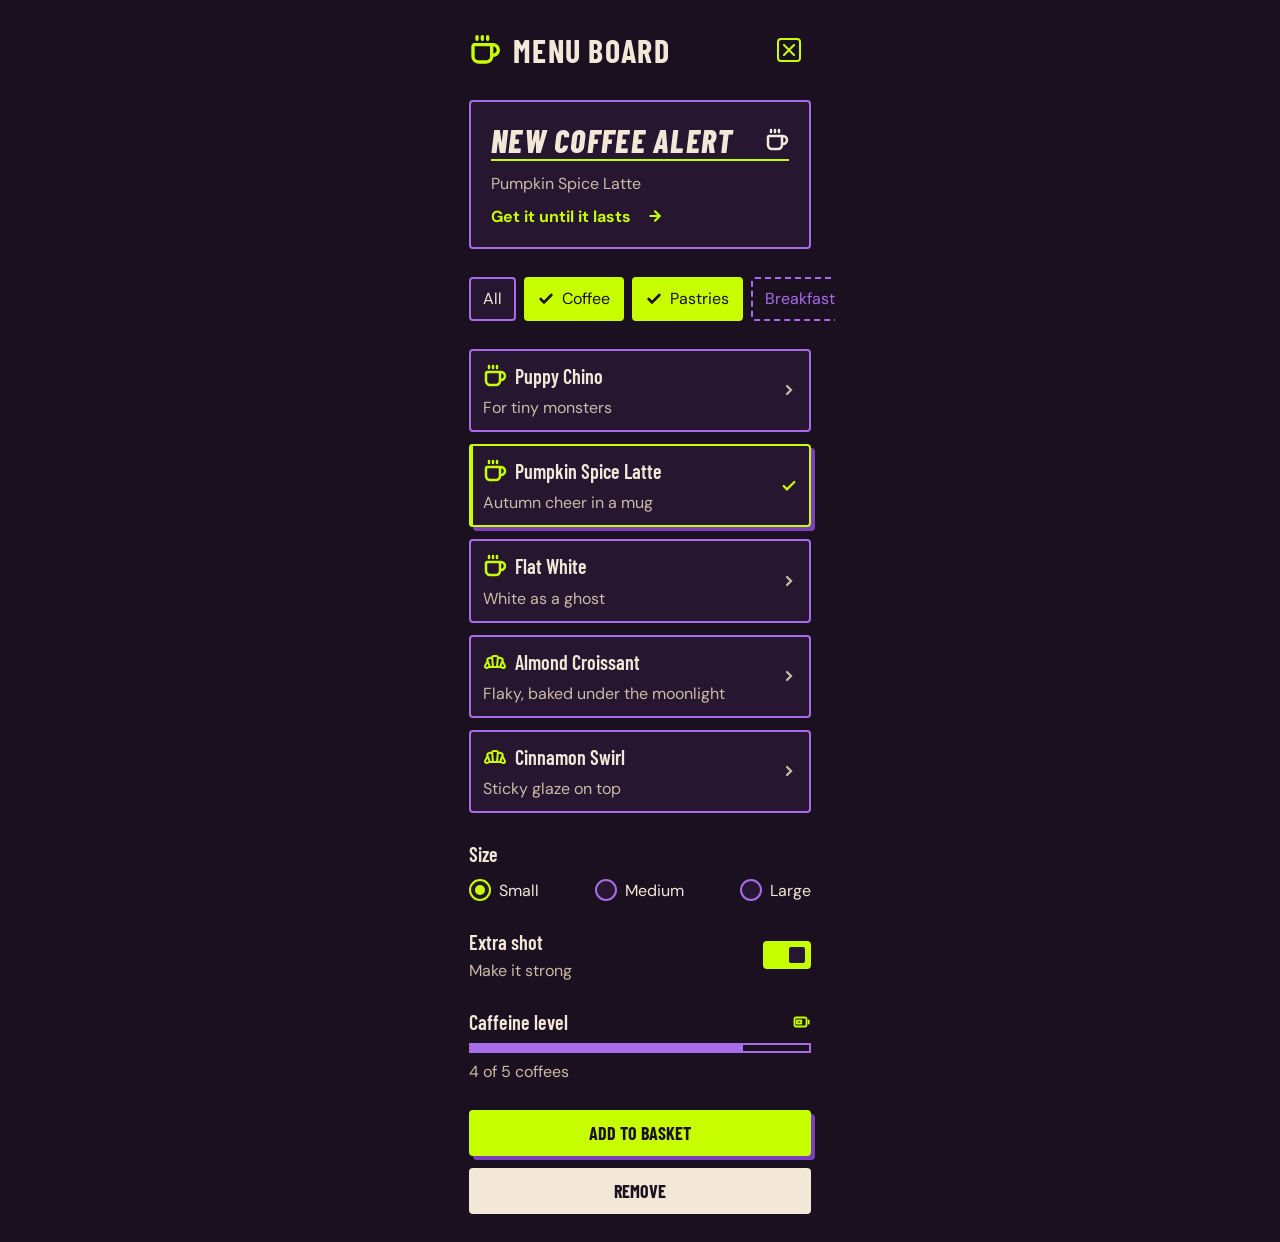
<file: screens/inventory.html>
<!doctype html>
<html lang="en">
    <head>
    <meta charset="utf-8">
    <meta name="viewport" content="width=device-width, initial-scale=1">
    <title>Spooky Cafe Menu Board</title>
    <meta name="description" content="A cosy cafe game screen menu board.">

    <link rel="preconnect" href="https://fonts.googleapis.com">
    <link rel="preconnect" href="https://fonts.gstatic.com" crossorigin>
    <link rel="stylesheet" href="https://fonts.googleapis.com/css2?family=Barlow+Condensed:ital,wght@0,600;0,700;1,700;1,800&family=DM+Sans:wght@400;600;700&display=swap">

    <link rel="stylesheet" href="../css/tokens.css">
    <link rel="stylesheet" href="../css/base.css">
    <link rel="stylesheet" href="../css/components/input.css">
    <link rel="stylesheet" href="../css/components/button.css">
    <link rel="stylesheet" href="../css/components/toggle.css">
    <link rel="stylesheet" href="../css/components/radio.css">
    <link rel="stylesheet" href="../css/components/chips.css">
    <link rel="stylesheet" href="../css/components/card.css">
    <link rel="stylesheet" href="../css/components/list-row.css">
    <link rel="stylesheet" href="../css/components/progress.css">
    <link rel="stylesheet" href="../css/inventory.css">

    <script src="../js/chips.js" defer></script>
    <script src="../js/inventory.js" defer></script>
    </head>
    <body>
        <header>
            <div class="header-left">
                <img class="logo" src="../icons/coffee-lime.svg" alt="" width="32" height="32">
                <h1>Menu Board</h1>
            </div>
                <a class="icon-button" href="../index.html" aria-label="Back to the UI kit">
                    <img src="../icons/close-x.svg" alt="" width="24" height="24">
                </a>
        </header>
        <main>
            <!-- card -->
            <div class="card">
                <div class="card-header">
                    <h2 class="card-title text-title">New coffee alert</h2>
                    <img class="card-icon" src="../icons/coffee.svg" alt="" width="24" height="24">
                    <img class="card-check" src="../icons/check-lime.svg" alt="" width="16" height="16">
                </div>
                <p class="card-text">Pumpkin Spice Latte</p>
                <a class="card-cta" href="#pumpkin-spice-latte">
                    Get it until it lasts<span class="visually-hidden">: find it in the menu.</span>
                    <img src="../icons/arrow-right.svg" alt="" width="16" height="16">
                </a>
          </div>

          <!-- chips -->
            <div class="chips-field chips-field-scroll" role="group" aria-label="Filter the menu">
                <button class="chip" type="button" aria-pressed="false" data-chip-all>
                <img  class="chip-check" src="../icons/check.svg" alt="" width="16" height="16">
                All</button>
                <button class="chip" type="button" aria-pressed="true" data-filter="coffee">
                <img  class="chip-check" src="../icons/check.svg" alt="" width="16" height="16">
                Coffee</button>
                <button class="chip" type="button" aria-pressed="true" data-filter="pastries">
                <img  class="chip-check" src="../icons/check.svg" alt="" width="16" height="16">
                Pastries</button>
                <button class="chip" type="button" aria-pressed="false" data-filter="breakfast" disabled>
                <img  class="chip-check" src="../icons/check.svg" alt="" width="16" height="16">
                Breakfast</button>
            </div>

            <!-- list rows -->
                <ul class="drink-list" aria-label="Menu">
                    <li data-category="coffee">
                        <button class="list-row" type="button" aria-pressed="false">
                            <span class="list-row-content">
                            <span class="list-row-header">
                                <img class="list-row-icon" src="../icons/coffee-lime.svg" alt="" width="24" height="24">
                                <span class="list-row-title">Puppy Chino</span>
                            </span>
                            <span class="list-row-text">For tiny monsters</span>
                            </span>
                            <img class="list-row-check" src="../icons/check-lime.svg" alt="" width="16" height="16">
                            <img class="list-row-chevron" src="../icons/chevron-right.svg" alt="" width="16" height="16">
                        </button>
                    </li>
                    <li data-category="coffee">
                        <button class="list-row" type="button" id="pumpkin-spice-latte" aria-pressed="true">
                            <span class="list-row-content">
                            <span class="list-row-header">
                                <img class="list-row-icon" src="../icons/coffee-lime.svg" alt="" width="24" height="24">
                                <span class="list-row-title">Pumpkin Spice Latte</span>
                            </span>
                            <span class="list-row-text">Autumn cheer in a mug</span>
                            </span>
                            <img class="list-row-check" src="../icons/check-lime.svg" alt="" width="16" height="16">
                            <img class="list-row-chevron" src="../icons/chevron-right.svg" alt="" width="16" height="16">
                        </button>
                    </li>
                    <li data-category="coffee">
                        <button class="list-row" type="button" aria-pressed="false">
                            <span class="list-row-content">
                            <span class="list-row-header">
                                <img class="list-row-icon" src="../icons/coffee-lime.svg" alt="" width="24" height="24">
                                <span class="list-row-title">Flat White</span>
                            </span>
                            <span class="list-row-text">White as a ghost</span>
                            </span>
                            <img class="list-row-check" src="../icons/check-lime.svg" alt="" width="16" height="16">
                            <img class="list-row-chevron" src="../icons/chevron-right.svg" alt="" width="16" height="16">
                        </button>
                    </li>
                    <li data-category="pastries">
                        <button class="list-row" type="button" aria-pressed="false">
                            <span class="list-row-content">
                            <span class="list-row-header">
                                <img class="list-row-icon" src="../icons/pastry-lime.svg" alt="" width="24" height="24">
                                <span class="list-row-title">Almond Croissant</span>
                            </span>
                            <span class="list-row-text">Flaky, baked under the moonlight</span>
                            </span>
                            <img class="list-row-check" src="../icons/check-lime.svg" alt="" width="16" height="16">
                            <img class="list-row-chevron" src="../icons/chevron-right.svg" alt="" width="16" height="16">
                        </button>
                    </li>
                    <li data-category="pastries">
                        <button class="list-row" type="button" aria-pressed="false">
                            <span class="list-row-content">
                            <span class="list-row-header">
                                <img class="list-row-icon" src="../icons/pastry-lime.svg" alt="" width="24" height="24">
                                <span class="list-row-title">Cinnamon Swirl</span>
                            </span>
                            <span class="list-row-text">Sticky glaze on top</span>
                            </span>
                            <img class="list-row-check" src="../icons/check-lime.svg" alt="" width="16" height="16">
                            <img class="list-row-chevron" src="../icons/chevron-right.svg" alt="" width="16" height="16">
                        </button>
                    </li>
                </ul>

        <!-- radio buttons -->
          <fieldset class="radio-group radio-group-horizontal">
            <legend class="text-subtitle">Size</legend>
            <label class="radio-field">
              <input class="radio" type="radio" name="size" value="small" checked>
              Small
            </label>
            <label class="radio-field">
              <input class="radio" type="radio" name="size" value="medium">
              Medium
            </label>
            <label class="radio-field">
              <input class="radio" type="radio" name="size" value="large">
              Large
            </label>
          </fieldset>

        <!-- toggle -->
        <div class="toggle-field toggle-field-described">
            <span class="toggle-text">
                <label class="toggle-title text-subtitle" for="extra-shot">Extra shot</label>
                <span class="toggle-description" id="extra-shot-description">Make it strong</span>
            </span>
            <input class="toggle" id="extra-shot" type="checkbox" role="switch"  aria-describedby="extra-shot-description" checked>
        </div>

          <div class="field">
            <div class="progress-bar-header">
              <label class="field-label" for="progress-bar-in-progress">Caffeine level</label>
              <img class="progress-bar-icon" src="../icons/battery.svg" alt="" width="18" height="18">
            </div>
            <progress class="progress-bar" id="progress-bar-in-progress" value="4" max="5" aria-valuetext="4 of 5 coffees">4 of 5 coffees</progress>
            <span class="progress-bar-value" aria-hidden="true">4 of 5 coffees</span>
          </div>

          <!-- buttons -->
            <div class="button-field">
                <button type="button" class="button button-primary">Add to basket</button>
                <button type="button" class="button button-secondary">Remove</button>
            </div>
        </main>
    </body>

</html>
</file>
<file: css/tokens.css>
/* Tokens for the Spooky Cafe UI kit. */

:root {
  /* Neutrals */
  --ink: #1a1020;                   /* Figma: Background, text. Page background. Text on lime. Secondary on it 15.13 */
  --surface: #261630;               /* Figma: text-bg. Cards, inputs, rows, modals. Secondary 13.90, lime 14.32 */
  --surface-chosen: #3a1d55;        /* NEW. Fill for chosen and hovered items. Use Secondary or Accent for text on it. Secondary 11.59, lime 11.94, alert 5.11 */
  --secondary: #f3e7d8;             /* Light colour. Main text on dark, secondary button fill. 15.13 on ink */
  --secondary-hover: #ccbba7;       /* Secondary button hover. Ink text on it 9.86 */
  --secondary-pressed: #9c918f;     /* NEW. Secondary button pressed, about 60% of secondary hover as a solid colour. Ink text 6.0 */

  /* Primary: aubergine purple */
  --primary: #a76ce8;               /* Edges, disabled states, placeholder text. 5.23 on ink, 4.80 on surface, 4.00 on surface chosen */
  --primary-deep: #7c3fbe;          /* The hard shadow colour. Secondary text 5.20, lime 5.36. NEVER an edge on dark (2.91 on ink) */
  --border: var(--primary);         /* Figma: Border, aliased to Primary */

  /* Accent: lime */
  --accent: #c8ff00;                /* Active, chosen, focus. 15.59 on ink, 14.32 on surface. Never as text or edge on a light surface */
  --accent-hover: #e2ff60;          /* Primary button hover. Ink text 16.4 */
  --accent-pressed: #a4cc04;        /* NEW. Primary button pressed. Ink text 9.85 */
  --on-accent: var(--ink);          /* Text on a lime fill is always ink */
  --focus-ring: var(--accent);

  /* Text */
  --text: var(--secondary);         /* 15.13 on ink, 13.90 on surface, 11.59 on surface chosen */
  --text-muted: var(--secondary-hover);  /* Alias. Secondary lines, captions, card body. 9.0 on surface, 9.9 on ink, 7.6 on surface chosen */

  /* Alert: burnt sienna */
  --alert: #ef7b4b;                 /* Error text and edges 6.68 on ink, 6.13 on surface. Fill for destructive buttons, ink text 6.68 */
  --alert-hover: #f4956d;
  --alert-pressed: #c6663e;         /* Destructive button pressed. Ink text 4.72 */
  --alert-on-fill: var(--ink);

  /* Ghost button fills. Lime text on them */
  --ghost-hover: #542c7f;           /* lime text 8.7. Hover is the brighter step */
  --ghost-pressed: #371e4f;         /* lime text 12.2. Pressed is the darker step */

  /* Type */
  --font-heading: "Barlow Condensed", "Arial Narrow", sans-serif;
  --font-body: "DM Sans", system-ui, sans-serif;
  --text-button: 1.125rem;          /* 18px bold uppercase, no tracking. Buttons and the slider value. Tab labels are 20px */
  --text-title: 2rem;             /* 32px extrabold italic uppercase. Card and modal*/
  --text-subtitle: 1.25rem;         /* 20px semibold Barlow Condensed, not uppercase. Subtitles in list row, progress bar and the tab panel menu */
  --text-body: 1rem;                /* 16px regular. Body text */
  --leading-body: 1.3125;           /* Figma Auto for DM Sans 16, measured as 21 px per line. Body and subtitle */
  --leading-heading: 1.45;          /* 145%. Barlow Condensed in titles and buttons */
  --leading-title: 1.15;            /*115%. Cards and modal titles*/
  --weight-body: 400;
  --weight-strong: 600;
  --weight-heading: 700;
  --weight-title: 800;
  --tracking-heading: 0.04em;       /* headings, uppercase */
  --tracking-button: 0;             /* buttons, uppercase. 0 as in Figma, the font's own spacing */

  /* Spacing */
  --space-8: 8px;
  --space-12: 12px;
  --space-16: 16px;
  --space-24: 24px;                 /* button side padding, the least a long label gets */
  --space-32: 32px;

  /* Shape */
  --radius: 4px;
  --border-width: 2px;
  --shadow-sm: 4px 4px 0 var(--primary-deep);   /* primary button, hovered list row. Decorative, no blur */
  --shadow-lg: 6px 6px 0 var(--primary-deep);   /* card. Hover lifts 2 px, add 2 px to the vertical offset */
  --bar-sm: 4px;                           /* selected list row, left edge thickness */
  --bar-lg: 6px;                           /* selected card, left edge thickness */
  --focus-width: 2px;
  --focus-offset: 2px;
  --control-height: 46px;           /* buttons, fixed height in every variant. 2 px border always present */
  --button-min-width: 175px;        /* Figma button width. Labels sit centred, longer ones grow the button */
  --touch-target: 44px;             /* minimum hit area for any control */

  /* Scrim behind a modal */
  --scrim: rgb(26 16 32 / 0.7);

  /* Motion */
  --motion-fast: 120ms;
  --ease: cubic-bezier(0.2, 0.8, 0.2, 1);

  /* Icons */
  --icon-size: 24px;
  --icon-stroke: 2px;

  /* Tabs*/
--tab-width: 196px;
}

/* Layout grid */
:root {
  --grid-columns: 12;
  --grid-gutter: var(--space-24);
  --grid-column-width: 80px;        /* desktop 1440, content width 1224, centred */
  --margin-tablet: var(--space-32); /* 768, 8 columns */
  --margin-phone: var(--space-16);  /* 390, single column */
}
</file>
<file: css/base.css>
:root {
  color-scheme: dark;
}

*,
*::before,
*::after {
  box-sizing: border-box;
}

h1, h2, h3, h4, p, ul, ol, figure {
  margin: 0;
}

img,
svg {
  display: block;
  max-width: 100%;
}

/* Form controls do not inherit the page font on their own */
button,
input,
textarea,
select {
  font: inherit;
  color: inherit;
}

body {
  background: var(--ink);
  color: var(--text);
  font-family: var(--font-body);
  font-size: var(--text-body);
  line-height: var(--leading-body);
  margin: 0;
}

/* h3 is left out on purpose. In Figma the h3 labels, like Primary, are DM Sans */
h1,
h2 {
  font-family: var(--font-heading);
  font-weight: var(--weight-heading);
  letter-spacing: var(--tracking-heading);
  text-transform: uppercase;
}

a {
  color: var(--accent);
}

/* Text styles, one per Figma text style */
.text-body {
  font-family: var(--font-body);
  font-size: var(--text-body);
  font-weight: var(--weight-body);
  line-height: var(--leading-body);
}

.text-subtitle {
  font-family: var(--font-heading);
  font-size: var(--text-subtitle);
  font-weight: var(--weight-strong);
  line-height: var(--leading-body);
}

.text-title {
  font-family: var(--font-heading);
  font-size: var(--text-title);
  font-weight: var(--weight-title);
  font-style: italic;
  line-height: var(--leading-title);
  letter-spacing: var(--tracking-heading);
  text-transform: uppercase;
}

:focus-visible,
.is-focus {
  outline: var(--focus-width) solid var(--focus-ring);
  outline-offset: var(--focus-offset);
  box-shadow: none !important;
  transform: none !important;
}

/* Inline SVG only. The icon files need stroke="currentColor" so they take the text colour */
.icon {
  width: var(--icon-size);
  height: var(--icon-size);
  flex-shrink: 0;
  stroke-width: var(--icon-stroke);
}

/* Hidden on screen, still read by screen readers */
.visually-hidden,
.skip-link:not(:focus) {
  position: absolute;
  width: 1px;
  height: 1px;
  margin: -1px;
  padding: 0;
  overflow: hidden;
  clip-path: inset(50%);
  white-space: nowrap;
  border: 0;
}

.skip-link {
  position: absolute;
  top: var(--space-8);
  left: var(--space-8);
  z-index: 1;
  padding: var(--space-8) var(--space-16);
  background: var(--accent);
  color: var(--on-accent);
  border-radius: var(--radius);
}

@media (prefers-reduced-motion: reduce) {
  * { transition: none !important; animation: none !important; transform: none !important; }
}
</file>
<file: css/kit.css>
/* Layout for the kit page only. The game screens do not load this file */

/* The page sits on the 12 column layout grid: 1224 px of content, centred on desktop.
   Narrower screens keep the tablet margin, phones the phone margin */
body {
  --page-margin: var(--margin-tablet);
  --content-width: calc(var(--grid-columns) * var(--grid-column-width) + (var(--grid-columns) - 1) * var(--grid-gutter));
  width: min(100% - 2 * var(--page-margin), var(--content-width));
  margin: 42px auto;
}

@media (max-width: 767px) {
  body {
    --page-margin: var(--margin-phone);
  }
}

h1 {
   font-family: var(--font-heading);
  font-size: 44px;
  font-weight: var(--weight-title);
  font-style: italic;
  line-height: var(--leading-heading);
  letter-spacing: var(--tracking-heading);
  text-transform: uppercase;
  width: fit-content;
  padding: var(--space-8) var(--space-24);
  background: var(--accent);
  color: var(--on-accent);
  border-radius: var(--radius);
  box-shadow: var(--shadow-lg);
  margin: var(--space-32) 0;
}

/* Section headings: a lime tag that hugs the text */
.kit-section > h2 {
  width: fit-content;
  padding: var(--space-8) var(--space-24);
  background: var(--accent);
  color: var(--on-accent);
  border: 4px solid var(--accent-pressed);
  border-radius: var(--radius);
  margin: var(--space-24) 0;
  font-size: 1.5rem;
}

/* Space between the primary, secondary and ghost rows */
.variant + .variant {
  margin-top: var(--space-12);
}

.variant > h3 {
  margin-bottom: var(--space-8);
}

/* Every cell spans whole columns of the layout grid, so the states line up from section to section.
   3 columns (288 px) by default. Fixed widths, so the components do not stretch with the window.
   Capped at 100%, so phones get one column */
.states {
  --span: 3;
  --cell: calc(var(--span) * var(--grid-column-width) + (var(--span) - 1) * var(--grid-gutter));
  display: grid;
  grid-template-columns: repeat(auto-fill, min(var(--cell), 100%));
  gap: var(--grid-gutter);
}

.state {
  display: flex;
  flex-direction: column;
  align-items: flex-start;
  gap: var(--space-8);
}

/* States table: variants down the left, states along the top.
   When it is wider than the screen, it scrolls inside the wrapper instead of the whole page */
.state-table-wrap {
  overflow-x: auto;
}

.state-table {
  border-collapse: collapse;
}

/* nowrap keeps a long label on one line inside the fixed button height */
.state-table th,
.state-table td {
  padding: var(--space-12) var(--space-12) var(--space-12) 0;
  font-weight: var(--weight-body);
  text-align: left;
  vertical-align: top;
  white-space: nowrap;
}

/* State names sit close to the first row */
.state-table thead th {
  padding-bottom: 0;
}

/* Room between the variant names and the first column */
.state-table tbody th {
  padding-right: var(--space-24);
}

/* card states, 4 columns (392 px) */
#cards .states {
  --span: 4;
}

/* slider and progress bar states, 4 columns (392 px), so the three fill the row */
#slider .states,
#progress-bar .states {
  --span: 4;
}

/* modal states, 6 columns (600 px) */
#modal .states {
  --span: 6;
}

/* tabs*/
/* Captions and tabs scroll together on narrow screens, like the states table */
.tab-states-wrap {
  overflow-x: auto;
}

/* Full width, so the wrapper scrolls instead of the tablist */
.tab-states-wrap .tabs {
  width: max-content;
}

.tab-captions {
  display: flex;
  margin-bottom: var(--space-16);
}

/* flex-shrink keeps each caption as wide as its tab */
.tab-captions span {
  width: var(--tab-width);
  flex-shrink: 0;
}

/* Tab panel demo: a small cafe menu on a surface, hanging from the tab bar.
   As wide as the four tabs. The tab bar line is its top edge */
#tabs .tab-panel {
  width: min(4 * var(--tab-width), 100%);
  padding: var(--space-8) var(--space-24);
  background: var(--surface);
  border: var(--border-width) solid var(--border);
  border-top: none;
  border-radius: 0 0 var(--radius) var(--radius);
}

.menu-list {
  list-style: none;
  padding: 0;
  margin: 0;
}

/* Icon, name and note, price on the right. A thin line between items */
.menu-item {
  display: flex;
  align-items: center;
  gap: var(--space-12);
  padding: var(--space-16) 0;
}

.menu-item + .menu-item {
  border-top: 1px solid var(--border);
}

.menu-item-text {
  flex: 1;
  display: flex;
  flex-direction: column;
}

/* Same as the list row title */
.menu-item-name {
  font-family: var(--font-heading);
  font-size: var(--text-subtitle);
  font-weight: var(--weight-strong);
}

/* Muted secondary on surface 9.0 */
.menu-item-note {
  color: var(--text-muted);
}

/* Lime on surface 14.32 */
.menu-item-price {
  font-family: var(--font-heading);
  font-size: var(--text-button);
  font-weight: var(--weight-heading);
  color: var(--accent);
}

/* Teaser: the menu stays hidden until a tab is chosen. kit.js removes is-teasing */
.menu-teaser {
  display: none;
}

#tabs.is-teasing .menu-teaser {
  display: flex;
  align-items: center;
  gap: var(--space-12);
  padding: var(--space-16) 0;
  color: var(--text-muted);
}

#tabs.is-teasing .menu-list {
  display: none;
}

/* Items fade in one after another each time a panel opens. Reduced motion turns this off in base.css */
.menu-item {
  animation: menu-reveal 240ms var(--ease) backwards;
}

.menu-item:nth-child(2) {
  animation-delay: 80ms;
}

.menu-item:nth-child(3) {
  animation-delay: 160ms;
}

@keyframes menu-reveal {
  from {
    opacity: 0;
    transform: translateY(-6px);
  }
}

/* icons */
.icon-list {
  list-style: none;
  padding: 0;
  margin: 0;
  display: flex;
  flex-wrap: wrap;
  gap: var(--space-12);
  align-items: center;
}

/* tokens */
.token-group > h3 {
  width: fit-content;
  margin: var(--space-32) 0 var(--space-16);
  padding: var(--space-8) var(--space-16);
  background: var(--accent);
  color: var(--on-accent);
  border: 4px solid var(--accent-pressed);
  border-radius: var(--radius);
  font-family: var(--font-heading);
  font-size: 1.25rem;
  font-weight: var(--weight-title);
  font-style: italic;
  line-height: var(--leading-title);
  letter-spacing: var(--tracking-heading);
  text-transform: uppercase;
}

/* Scrolls inside the wrapper on narrow screens, like the states table */
.token-table-wrap {
  overflow-x: auto;
}

.token-table {
  width: 100%;
  border-collapse: collapse;
}

.token-table th,
.token-table td {
  padding: var(--space-16) var(--space-24) var(--space-16) 0;
  border-bottom: 1px solid var(--border);
  font-weight: var(--weight-body);
  text-align: left;
  vertical-align: middle;
}

/* nowrap stops long token names breaking at the hyphens */
.token-table th {
  white-space: nowrap;
}

.token-table thead th,
.token-table thead td {
  padding-top: 0;
  padding-bottom: var(--space-12);
  border-bottom-width: var(--border-width);
  text-transform: uppercase;
  letter-spacing: var(--tracking-button);
}

.token-table-compact th,
.token-table-compact td {
  padding-top: var(--space-8);
  padding-bottom: var(--space-8);
}

/* The border keeps the ink swatch visible on the ink page */
.token-swatch {
  display: block;
  width: 96px;
  height: 56px;
  border: var(--border-width) solid var(--border);
  border-radius: var(--radius);
}

/* Contrast ratio under its pairing. Lime for pass, alert for fail */
.token-result {
  display: block;
  font-family: var(--font-heading);
  font-weight: var(--weight-heading);
  color: var(--accent);
}

.token-result.is-fail {
  color: var(--alert);
}

/* Type samples that have no text style class in base.css */
.type-sample-heading {
  font-family: var(--font-heading);
  font-size: 1.5rem;
  font-weight: var(--weight-heading);
  letter-spacing: var(--tracking-heading);
  text-transform: uppercase;
}

.type-sample-body {
  font-family: var(--font-body);
  font-size: 1.5rem;
  text-transform: uppercase;
}

.type-sample-button {
  font-family: var(--font-heading);
  font-size: var(--text-button);
  font-weight: var(--weight-heading);
  letter-spacing: var(--tracking-button);
  text-transform: uppercase;
}

/* Primary button and focused input under the shape table */
.token-demo {
  display: flex;
  flex-wrap: wrap;
  align-items: center;
  gap: var(--space-24);
  margin-top: var(--space-24);
}

.token-demo .input {
  width: 14rem;
}

.token-caption {
  margin-top: var(--space-16);
}

/* spacing */
.spacing-list {
  list-style: none;
  padding: 0;
  display: flex;
  flex-wrap: wrap;
  gap: var(--space-32);
}

/* Every swatch sits in a 32px row, so the labels line up underneath */
.spacing-list li {
  display: grid;
  grid-template-rows: var(--space-32) auto;
  justify-items: center;
  align-items: center;
  gap: var(--space-8);
}

.spacing-swatch {
  width: var(--size);
  height: var(--size);
  background: var(--accent);
  border-radius: var(--radius);
}

/* state label*/
.state-label {
  color: var(--text-muted);
}
</file>
<file: css/components/button.css>
/* Shared by every variant: size, shape and motion.
   Min width, not width, so a longer label or a user's own text spacing grows the button instead of clipping it */
.button {
  font-family: var(--font-heading);
  font-size: var(--text-button);
  font-weight: var(--weight-heading);
  line-height: var(--leading-heading);
  letter-spacing: var(--tracking-button);
  text-transform: uppercase;
  display: inline-flex;
  align-items: center;
  justify-content: center;
  gap: var(--space-8);
  min-width: var(--button-min-width);
  height: var(--control-height);
  padding: 0 var(--space-24);
  border: var(--border-width) solid transparent;
  border-radius: var(--radius);
  cursor: pointer;
  transition: background-color var(--motion-fast) var(--ease), border-color var(--motion-fast) var(--ease);
}

/* icon button, aria-label required */
.icon-button {
  appearance: none;
  border: none;
  background: none;
  padding: 0;
  display: grid;
  place-items: center;
  text-decoration: none;
  height: var(--touch-target);
  width: var(--touch-target);
  flex-shrink: 0;
  cursor: pointer;
  border-radius: var(--radius);
  transition: background-color var(--motion-fast) var(--ease);
}

.icon-button:hover,
.icon-button.is-hover {
  background: var(--ghost-hover);
}

.icon-button:active,
.icon-button.is-pressed {
  background: var(--ghost-pressed);
}

/* Primary. The border matches the fill, so it only shows in high contrast mode */
.button-primary {
  background: var(--accent);
  border-color: var(--accent);
  color: var(--on-accent);
  box-shadow: var(--shadow-sm);
}

.button-primary:hover,
.button-primary.is-hover {
  background: var(--accent-hover);
  border-color: var(--accent-hover);
}

/* After hover, so pressed wins while the pointer is still on the button */
.button-primary:active,
.button-primary.is-pressed {
  background: var(--accent-pressed);
  border-color: var(--accent-pressed);
}

/* Pressed button looses the shadow */
.button-primary.is-pressed {
  box-shadow: none;
}

/* Secondary button*/
.button-secondary {
  background: var(--secondary);
  border-color: var(--secondary);
  color: var(--on-accent);
}

.button-secondary:hover,
.button-secondary.is-hover {
  background: var(--secondary-hover);
  border-color: var(--secondary-hover);
}

.button-secondary:active,
.button-secondary.is-pressed {
  background: var(--secondary-pressed);
  border-color: var(--secondary);
}

/* Ghost button*/
.button-ghost {
  background: var(--ink);
  border-color: var(--border);
  color: var(--accent);
}

.button-ghost:hover,
.button-ghost.is-hover {
  background: var(--ghost-hover);
  border-color: var(--border);
}

.button-ghost:active,
.button-ghost.is-pressed {
  background: var(--ghost-pressed);
  border-color: var(--border);
}

/* Last, so it beats hover. Disabled buttons still match :hover */
.button-primary:disabled,
.button-secondary:disabled,
.button-ghost:disabled {
  background: transparent;
  border-color: var(--primary);
  border-style: dashed;
  color: var(--primary);
  box-shadow: none;
  cursor: not-allowed;
}

/* alert button*/
.button-alert {
  background: var(--alert);
  border-color: var(--alert);
  color: var(--on-accent);
}

.button-alert:hover,
.button-alert.is-hover {
  background: var(--alert-hover);
  border-color: var(--alert-hover);
}

.button-alert:active,
.button-alert.is-pressed {
  background: var(--alert-pressed);
  border-color: var(--alert);
}
</file>
<file: css/components/input.css>
/* Label above, input below. Fills its container, so the page or screen decides the width */
.field {
  display: flex;
  flex-direction: column;
  gap: var(--space-8);
  width: 100%;
}

/* The default look is the empty state, same height as the buttons*/
.input {
  width: 100%;
  height: var(--control-height);
  padding: 0 var(--space-16);
  background: var(--surface);
  border: var(--border-width) solid var(--border);
  border-radius: var(--radius);
  color: var(--text);
  transition: border-color var(--motion-fast) var(--ease);
  caret-color: var(--accent);
}

/* Placeholder text */
.input::placeholder {
  color: var(--primary);
  opacity: 1;
}

/* Focused state */
#input-focused {
  outline: var(--focus-width) solid var(--focus-ring);
  outline-offset: var(--focus-offset);
}

/* Error state*/
#input-error {
  border-color: var(--alert);
}

.alert-message {
  color: var(--alert);
  display: flex;
  align-items: center;
  justify-content: flex-start;
  gap: var(--space-8);
}

/* Disabled */
#input-disabled {
  border-style: dashed;
  color: var(--primary);
  cursor: not-allowed;
}
</file>
<file: css/components/toggle.css>
/* Label and switch in a row */
.toggle-field {
  display: inline-flex;
  align-items: center;
  gap: var(--space-12);
  min-height: var(--touch-target);
  cursor: pointer;
}

/* Toggle style*/
.toggle {
  appearance: none;
  position: relative;
  flex-shrink: 0;
  width: 48px;
  height: 28px;
  margin: 0;
  background: var(--surface);
  border: var(--border-width) solid var(--border);
  border-radius: var(--radius);
  cursor: pointer;
  transition: background-color var(--motion-fast) var(--ease), border-color var(--motion-fast) var(--ease);
}

/* Checked - On*/
.toggle:checked {
  background: var(--accent);
  border-color: var(--accent);
}

/* Disabled*/
.toggle:disabled {
  border-style: dashed;
  cursor: not-allowed;
}

/* Thumb style*/
.toggle::before {
  content: "";
  position: absolute;
  top: 4px;
  left: 4px;
  width: 16px;
  height: 16px;
  background: var(--secondary);
  border-radius: 2px;
  transition: left var(--motion-fast) var(--ease);
}

.toggle:checked::before {
  background: var(--surface);
  left: 24px;
}

.toggle:disabled::before {
background: var(--primary);
}

/* Title and description variant. The title is the label, the description is linked with aria-describedby */
.toggle-field-described {
  display: flex;
  justify-content: space-between;
  cursor: default;
}

.toggle-text {
  display: flex;
  flex-direction: column;
  gap: 4px;
}

.toggle-title {
  cursor: pointer;
}

.toggle-description {
  color: var(--text-muted);
}

/* Disabled text*/
.toggle-field:has(.toggle:disabled),
.toggle-field:has(.toggle:disabled) .toggle-title {
  color: var(--primary);
  cursor: not-allowed;
}

/* High contrast mode replaces fills with the system background, which would hide the thumb */
@media (forced-colors: active) {
  .toggle::before,
  .toggle:checked::before {
    forced-color-adjust: none;
    background: CanvasText;
  }

  .toggle:disabled::before {
    background: GrayText;
  }
}
</file>
<file: css/components/radio.css>
/* Reset fieldset and radio buttons*/
.radio {
    appearance: none;
}

.radio-group {
    margin: 0;
    padding: 0;
    border: 0;
    min-width: 0;
}

.radio-group legend {
    padding: 0;
}

/* Fieldset and radio styling*/
.radio-group {
    display: flex;
    flex-direction: column;
    gap: var(--space-12);
}

.radio-group legend {
    margin-bottom: var(--space-12);
}
.radio {
    position: relative;
    flex-shrink: 0;
    height: 22px;
    width: 22px;
    margin: 0;
    background: var(--surface);
    border-radius: 11px;
    border: var(--border-width) solid var(--border);
    cursor: pointer;
}

.radio-field {
    display: flex;
    align-items: center;
    gap: var(--space-8);
}

/* Checked*/
.radio:checked:before {
    content: "";
    position: absolute;
    top: 4px;
    left: 4px;
    width: 10px;
    height: 10px;
    background: var(--accent);
    border-radius: 5px;
}

.radio:checked {
    border-color: var(--accent);
}

/* Disabled*/
.radio:disabled {
    border-color: var(--primary);
    border-style: dashed;
    cursor: not-allowed;
}

.radio:disabled:checked::before {
    background: var(--primary);
}

.radio-field:has(.radio:disabled) {
    color: var(--primary);
    cursor: not-allowed;
}

/* High contrast mode*/
@media (forced-colors: active) {
    .radio:checked:before {
        forced-color-adjust: none;
        background: CanvasText;
    }

    .radio:disabled:checked::before {
        background: GrayText;
    }
}

/* Horizontal radio group */
.radio-group-horizontal {
    flex-direction: row;
    justify-content: space-between;
}
</file>
<file: css/components/checkbox.css>
/* Reset and style checkbox */
.checkbox {
    appearance: none;
    margin: 0;
    flex-shrink: 0;
    cursor: pointer;
    height: 24px;
    width: 24px;
    border: var(--border-width) solid var(--border);
    border-radius: var(--radius);
    background: var(--surface);
    position: relative;
}

.checkbox-field {
    display: inline-flex;
    min-height: var(--touch-target);
    cursor: pointer;
    align-items: center;
    gap: var(--space-8);
}

/* Checked state */
.checkbox:checked {
    border-color: var(--accent);
    background: var(--accent);
}

/* Tick*/
.checkbox:checked::before {
    content: "";
    position: absolute;
    top: 2px;
    left: 6px;
    width: 8px;
    height: 12px;
    border: solid var(--on-accent);
    border-width: 0 var(--border-width) var(--border-width) 0;
    transform: rotate(45deg);
}

/* Indeterminate */
.checkbox:indeterminate {
    border-color: var(--accent);
    background: var(--surface-chosen);
}

.checkbox:indeterminate::before {
    content: "";
    position: absolute;
    top: 9px;
    left: 4px;
    width: 12px;
    height: var(--border-width);
    border: 0;
    background: var(--secondary);
    transform: none;
}

/* Disabled */
.checkbox:disabled {
    border-color: var(--primary);
    border-style: dashed;
    cursor: not-allowed;
}

.checkbox:disabled:checked,
.checkbox:disabled:indeterminate {
    background: var(--surface);
}

.checkbox:disabled:checked::before {
    border-color: var(--primary);
}

.checkbox:disabled:indeterminate::before {
    background: var(--primary);
}

.checkbox-field:has(.checkbox:disabled) {
    color: var(--primary);
    cursor: not-allowed;
}

/* High contrast mode*/
@media (forced-colors: active) {
    .checkbox:checked::before {
        forced-color-adjust: none;
        border-color: CanvasText;
    }

    .checkbox:indeterminate::before {
        forced-color-adjust: none;
        background: CanvasText;
    }

    .checkbox:disabled:checked::before {
        border-color: GrayText;
    }

    .checkbox:disabled:indeterminate::before {
        background: GrayText;
    }
}
</file>
<file: css/components/slider.css>
/* Reset default slider and thumb*/
.slider {
    appearance: none;
    width: 100%;
    height: var(--touch-target);
    margin: 0;
    background: transparent;
    cursor: pointer;
}

.slider::-webkit-slider-thumb {
    appearance: none;
}

/* Slider values*/
.slider {
    --track-height: 10px;
    --thumb-width: 26px;
    --thumb-height: 26px;
    --fill: var(--accent);
    --thumb: var(--secondary);
    --thumb-edge: var(--ink);
}

/* Runnable track styling*/
.slider::-webkit-slider-runnable-track {
    box-sizing: border-box;
    height: var(--track-height);
    background:
        linear-gradient(to right, var(--fill) calc(var(--value) * 1%), transparent 0) border-box,
        linear-gradient(var(--surface), var(--surface)) padding-box,
        var(--border);
    border: var(--border-width) solid transparent;
}

/* Same, but for Mozilla*/
.slider::-moz-range-track {
    box-sizing: border-box;
    height: var(--track-height);
    background:
        linear-gradient(to right, var(--fill) calc(var(--value) * 1%), transparent 0) border-box,
        linear-gradient(var(--surface), var(--surface)) padding-box,
        var(--border);
    border: var(--border-width) solid transparent;
}

/* Thumb styling*/
.slider::-webkit-slider-thumb {
    box-sizing: border-box;
    width: var(--thumb-width);
    height: var(--thumb-height);
    margin-top: calc((var(--track-height) - 2 * var(--border-width) - var(--thumb-height)) / 2);
    background: linear-gradient(var(--ink), var(--ink)) center / 2px 12px no-repeat var(--thumb);
    border: var(--border-width) solid var(--thumb-edge);
    border-radius: var(--radius);
}

.slider::-moz-range-thumb {
    box-sizing: border-box;
    width: var(--thumb-width);
    height: var(--thumb-height);
    background: linear-gradient(var(--ink), var(--ink)) center / 2px 12px no-repeat var(--thumb);
    border: var(--border-width) solid var(--thumb-edge);
    border-radius: var(--radius);
}

/* Focus state*/
#slider-focused,
.slider:focus-visible {
    outline: var(--focus-width) solid transparent;
    --thumb-edge: var(--focus-ring);
}

/* Disabled*/
.slider:disabled {
    --fill: var(--primary);
    --thumb: var(--primary);
    --thumb-edge: var(--primary);
    cursor: not-allowed;
}

.field:has(.slider:disabled),
.field:has(.slider:disabled) .slider-value {
    color: var(--primary);
}

/* Slider header*/
.slider-header {
    display: flex;
    justify-content: space-between;
    gap: var(--space-8);
}

.slider-value {
    font-family: var(--font-heading);
    font-size: var(--text-button);
    font-weight: var(--weight-heading);
    color: var(--accent);
}

/* High contrast mode */
@media (forced-colors: active) {
    .slider {
        --surface: Canvas;
        --border: CanvasText;
        --ink: CanvasText;
        --fill: Highlight;
        --thumb: Canvas;
        --thumb-edge: CanvasText;
        --focus-ring: Highlight;
    }

    .slider:disabled {
        --border: GrayText;
        --ink: GrayText;
        --fill: GrayText;
        --thumb: Canvas;
        --thumb-edge: GrayText;
    }

    .slider::-webkit-slider-runnable-track,
    .slider::-webkit-slider-thumb {
        forced-color-adjust: none;
    }

    .slider::-moz-range-track,
    .slider::-moz-range-thumb {
        forced-color-adjust: none;
    }
}
</file>
<file: css/components/tabs.css>
.tabs {
    display: flex;
    border-bottom: var(--bar-sm) solid var(--border);
    overflow-x: auto;
}

/* Reset and style buttons*/
.tab {
    width: var(--tab-width);
    appearance: none;
    border: none;
    background: none;
    height: var(--control-height);
    cursor: pointer;
    text-transform: uppercase;
    font-weight: var(--weight-heading);
    font-family: var(--font-heading);
    font-size: 20px;
    border-radius: var(--radius) var(--radius) 0 0;
    border-bottom: var(--bar-sm) solid transparent;
    transition: background-color var(--motion-fast) var(--ease), border-color var(--motion-fast) var(--ease), color var(--motion-fast) var(--ease);
    flex-shrink: 0;
}

/* hover state*/
.tab:hover,
.tab.is-hover {
    background: var(--ghost-hover);
    border-bottom-color: var(--primary);
}

/* selected state*/
.tab[aria-selected="true"] {
    color: var(--accent);
    border-bottom-color: var(--accent);
}

/* disabled state*/
.tab:disabled {
    color: var(--primary);
    cursor: not-allowed;
    background: none;
    border-bottom-color: transparent;
}

/* focus ring -> inside the tab*/
.tab:focus-visible,
.tab.is-focus {
    outline: var(--focus-width) solid var(--focus-ring);
    outline-offset: calc(-1 * var(--focus-width));
}
</file>
<file: css/components/chips.css>
/* reset and style chips*/
.chip {
    appearance: none;
    height: var(--touch-target);
    padding: 0 var(--space-12);
    border: var(--border-width) solid var(--border);
    border-radius: var(--radius);
    display: inline-flex;
    align-items: center;
    background: var(--surface);
    gap: var(--space-8);
}

.chip[aria-pressed] {
    cursor: pointer;
}

/* selected state*/
.chip[aria-pressed="true"] {
    color: var(--on-accent);
    border-color: var(--accent);
    background: var(--accent);
}

/* disabled*/
.chip:disabled {
    color: var(--primary);
    cursor: not-allowed;
    background: none;
    border-color: var(--primary);
    border-style: dashed;
}

/* x remove button*/
.chip-remove {
    appearance: none;
    border: none;
    background: none;
    height: 24px;
    width: 24px;
    cursor: pointer;
    padding: 0;
    display: flex;
    align-items: center;
    justify-content: center;
}

/* chip check */
.chip[aria-pressed="false"] .chip-check {
    display: none;
}

.chips-field-scroll {
    overflow-x: auto;
    scrollbar-width: none;
}

.chips-field-scroll .chip {
    flex-shrink: 0;
}
</file>
<file: css/components/card.css>
.card {
  position: relative;
  width: 100%;
  border: var(--border-width) solid var(--border);
  padding: 20px;
  border-radius: var(--radius);
  background: var(--surface);
}

/* card header*/
.card-header {
  display: flex;
  border-bottom: var(--border-width) solid var(--accent);
  align-items: center;
  justify-content: space-between;
  margin-bottom: var(--space-12);
}

/*card cta*/
.card-cta {
  margin-top: var(--space-12);
  display: flex;
  align-items: center;
  gap: var(--space-8);
  font-weight: bold;
  text-decoration: none;
}

/* Selected: the left edge grows to 6 px. Drawn over the border, so the content does not move */
.card.is-selected {
    border-color: var(--accent);
    box-shadow: var(--shadow-lg);
}

.card.is-selected::before {
  content: "";
  position: absolute;
  top: calc(var(--border-width) * -1);
  bottom: calc(var(--border-width) * -1);
  left: calc(var(--border-width) * -1);
  width: var(--bar-lg);
  background: var(--accent);
  border-radius: var(--radius) 0 0 var(--radius);
}

/* Selected swaps the coffee icon for a lime check */
.card-check {
  display: none;
}

.card.is-selected .card-icon {
  display: none;
}

.card.is-selected .card-check {
  display: block;
}

/* link covers whole card, can click anywhere*/
.card-cta::after {
  content: "";
  position: absolute;
  inset: 0;
}

/* hover state*/
.card:hover,
.card.is-hover {
    box-shadow: var(--shadow-lg);
    transform: translateY(-2px);
}

/* Keyboard focus on the link rings the whole card */
.card:has(.card-cta:focus-visible) {
  outline: var(--focus-width) solid var(--focus-ring);
  outline-offset: var(--focus-offset);
}

.card-cta:focus-visible {
  outline: none;
}

/* card text*/
.card-text {
  color: var(--text-muted);
}
</file>
<file: css/components/list-row.css>
.list-row {
  position: relative;
  display: flex;
  align-items: center;
  width: 100%;
  border: var(--border-width) solid var(--border);
  padding: var(--space-12);
  border-radius: var(--radius);
  background: var(--surface);
  text-align: left;
}

.list-row-content {
  flex: 1;
  display: flex;
  flex-direction: column;
  align-items: flex-start;
}

.list-row-header {
  display: flex;
  align-items: center;
  gap: var(--space-8);
  margin-bottom: var(--space-8);
}

.list-row-title {
  font-family: var(--font-heading);
  font-size: var(--text-subtitle);
  font-weight: var(--weight-strong);
}

.list-row-text {
  color: var(--secondary-hover);
}

.list-row:disabled .list-row-text {
  color: var(--primary);
}

/* hover state*/
.list-row:hover,
.list-row.is-hover {
    box-shadow: var(--shadow-sm);
    transform: translateY(-2px);
}

/* Selected: the left edge grows to 4 px. Drawn over the border, so the content does not move */
.list-row[aria-pressed="true"] {
    border-color: var(--accent);
    box-shadow: var(--shadow-sm);
}

/* Selected swaps the chevron icon for check */
.list-row-check {
  display: none;
}

.list-row[aria-pressed="true"] .list-row-chevron {
  display: none;
}

.list-row[aria-pressed="true"] .list-row-check {
  display: block;
}


/* Selected: the left edge grows to 4 px. Drawn over the border, so the content does not move */
.list-row[aria-pressed="true"]::before {
  content: "";
  position: absolute;
  top: calc(var(--border-width) * -1);
  bottom: calc(var(--border-width) * -1);
  left: calc(var(--border-width) * -1);
  width: var(--bar-sm);
  background: var(--accent);
  border-radius: var(--radius) 0 0 var(--radius);
}

/* Disabled state, last, so it beats hover */
.list-row:disabled {
  border-color: var(--primary);
  border-style: dashed;
  color: var(--primary);
  box-shadow: none;
  cursor: not-allowed;
  transform: none;
}
</file>
<file: css/components/progress.css>
/* Reset default progress bar*/
.progress-bar {
    appearance: none;
    width: 100%;
    height: 10px;
    border: 0;
    outline: var(--border-width) solid var(--border);
    background: transparent;
    outline-offset: calc(-1 * var(--border-width));
}

/* Chrome track*/
.progress-bar::-webkit-progress-bar {
    background: transparent;
}

/* fill */
.progress-bar::-webkit-progress-value {
    background: var(--primary);
}

.progress-bar::-moz-progress-bar {
    background: var(--primary);
}

/* Header and text styling*/
.progress-bar-header {
    display: flex;
    align-items: center;
    justify-content: space-between;
    font-family: var(--font-heading);
    font-size: var(--text-subtitle);
    font-weight: var(--weight-strong);
}

.progress-bar-value {
    color: var(--secondary-hover);
}

/* complete state*/
.progress-bar.is-complete {
    outline-color: var(--accent);
}

.progress-bar.is-complete::-webkit-progress-value {
    background: var(--accent);
}

.progress-bar.is-complete::-moz-progress-bar {
    background: var(--accent);
}

/* alert state*/
.field:has(.progress-bar.is-alert) .progress-bar-value {
    color: var(--alert);
}

.progress-bar.is-alert {
    outline-color: var(--alert);
}

.progress-bar.is-alert::-webkit-progress-value {
    background: var(--alert);
}

.progress-bar.is-alert::-moz-progress-bar {
    background: var(--alert);
}
</file>
<file: css/components/modal.css>
.modal {
  position: relative;
  width: 100%;
  border: var(--border-width) solid var(--border);
  padding: var(--space-24);
  border-radius: var(--radius);
  background: var(--surface);
  text-align: left;
}

.modal-header-w-icon {
    display: flex;
    gap: var(--space-12);
    align-items: center;
}

.modal-header {
    display: flex;
    justify-content: space-between;
    align-items: center;
    margin-bottom: 20px;
}

.modal-buttons {
    display: flex;
    justify-content: space-between;
    align-items: center;
    margin-top: var(--space-24);
    gap: var(--space-12);
}

.modal-close {
    border: none;
    background: none;
    width: var(--touch-target);
    height: var(--touch-target);
    cursor: pointer;
}

.modal-buttons .button {
    flex: 1;
}

.modal.destructive {
    border-color: var(--alert);
}

.modal-text {
    color: var(--text-muted);
}
</file>
<file: css/inventory.css>
body {
  max-width: 390px;
  margin-inline: auto;
  padding-inline: 24px;
}

/* header */
header {
  display: flex;
  align-items: center;
  justify-content: space-between;
  padding-block: 28px;
}

.header-left {
  display: flex;
  align-items: center;
  gap: 12px;
}

/* chips*/
.chips-field {
    display: flex;
    gap: 8px;
    padding-block: 28px;
    margin-inline: -24px;
    padding-inline: 24px;
}

/* list-row drinnk list*/
.drink-list {
    list-style: none;
    padding: 0;
    margin: 0;
    display: flex;
    flex-direction: column;
    gap: 12px;
}

/*radio group*/
.radio-group {
    margin-top: 28px;
}

/* progress bar */
.progress-bar-header {
    margin-top: 28px;
}

/* toggle */
.toggle-field-described {
    margin-top: 28px;
}

/* buttons */
.button-field {
    display: flex;
    flex-direction: column;
    gap: 12px;
    margin: 28px 0;
}
</file>
